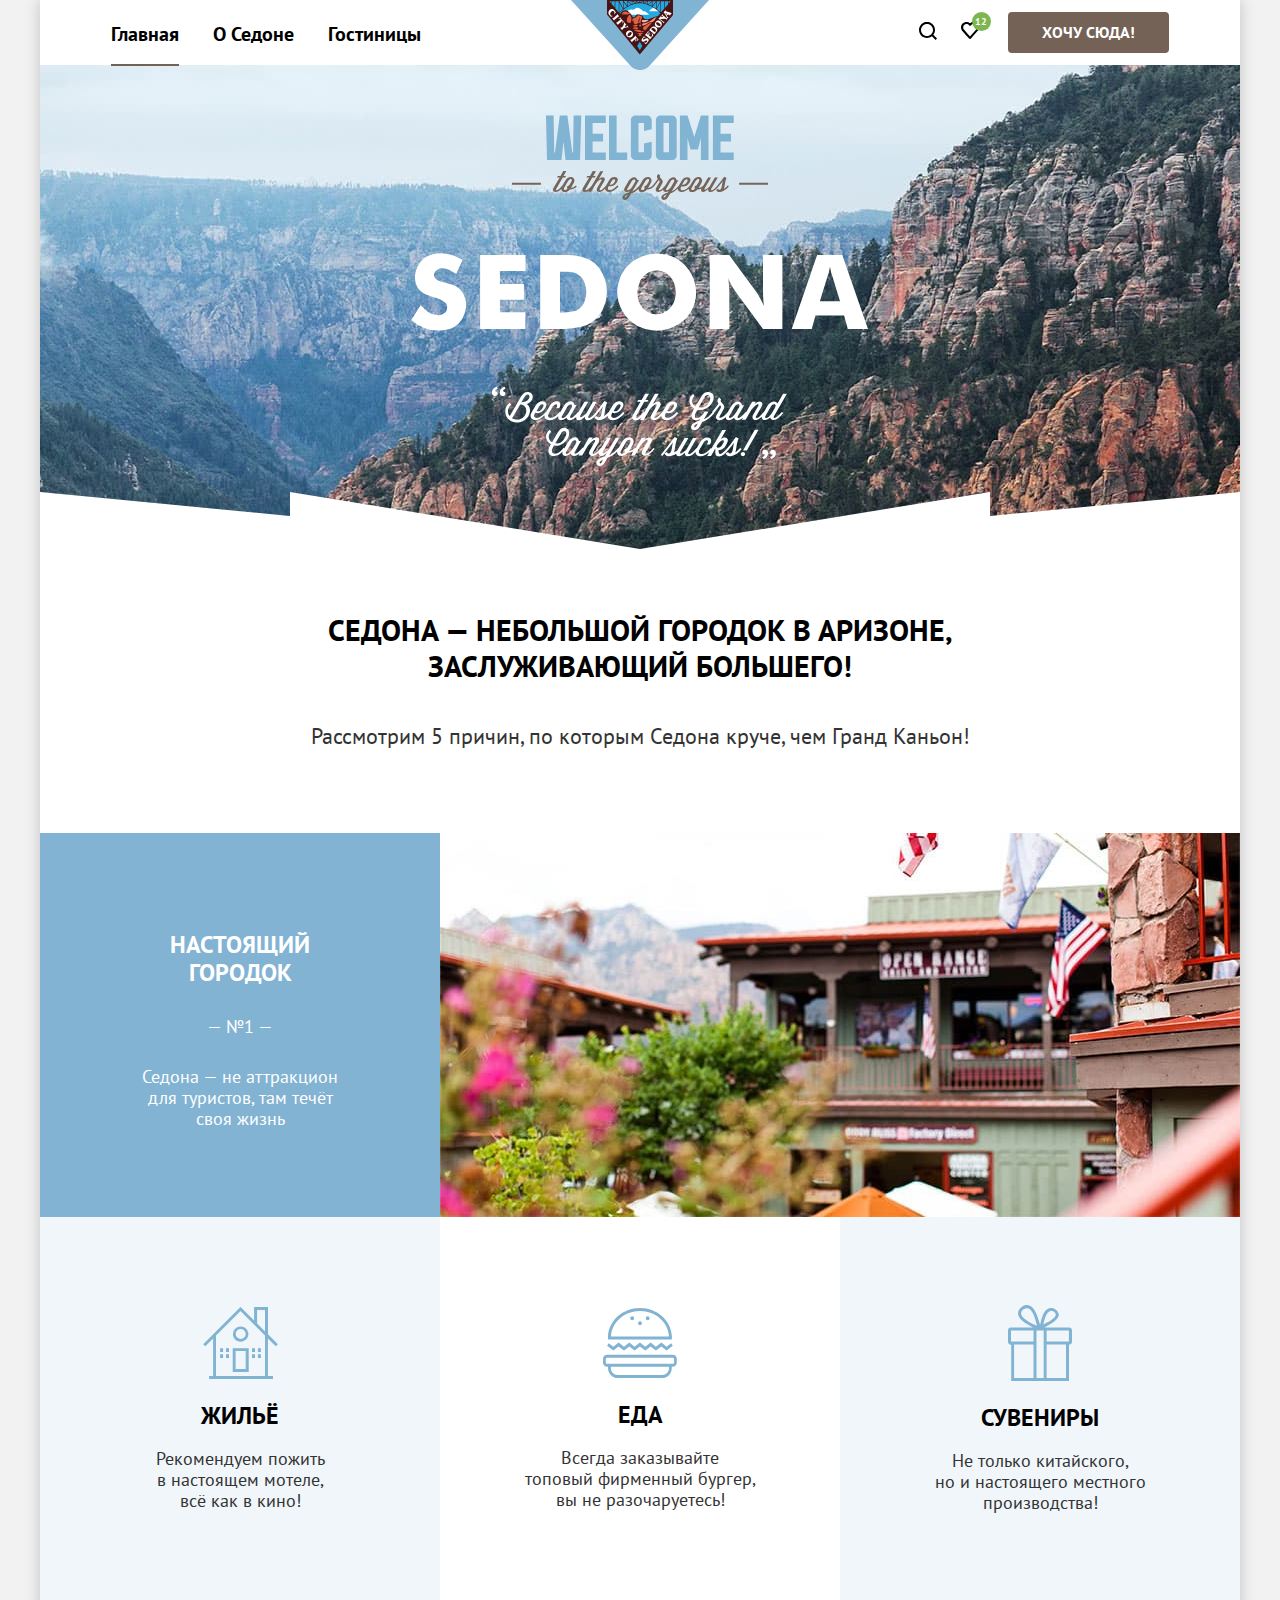
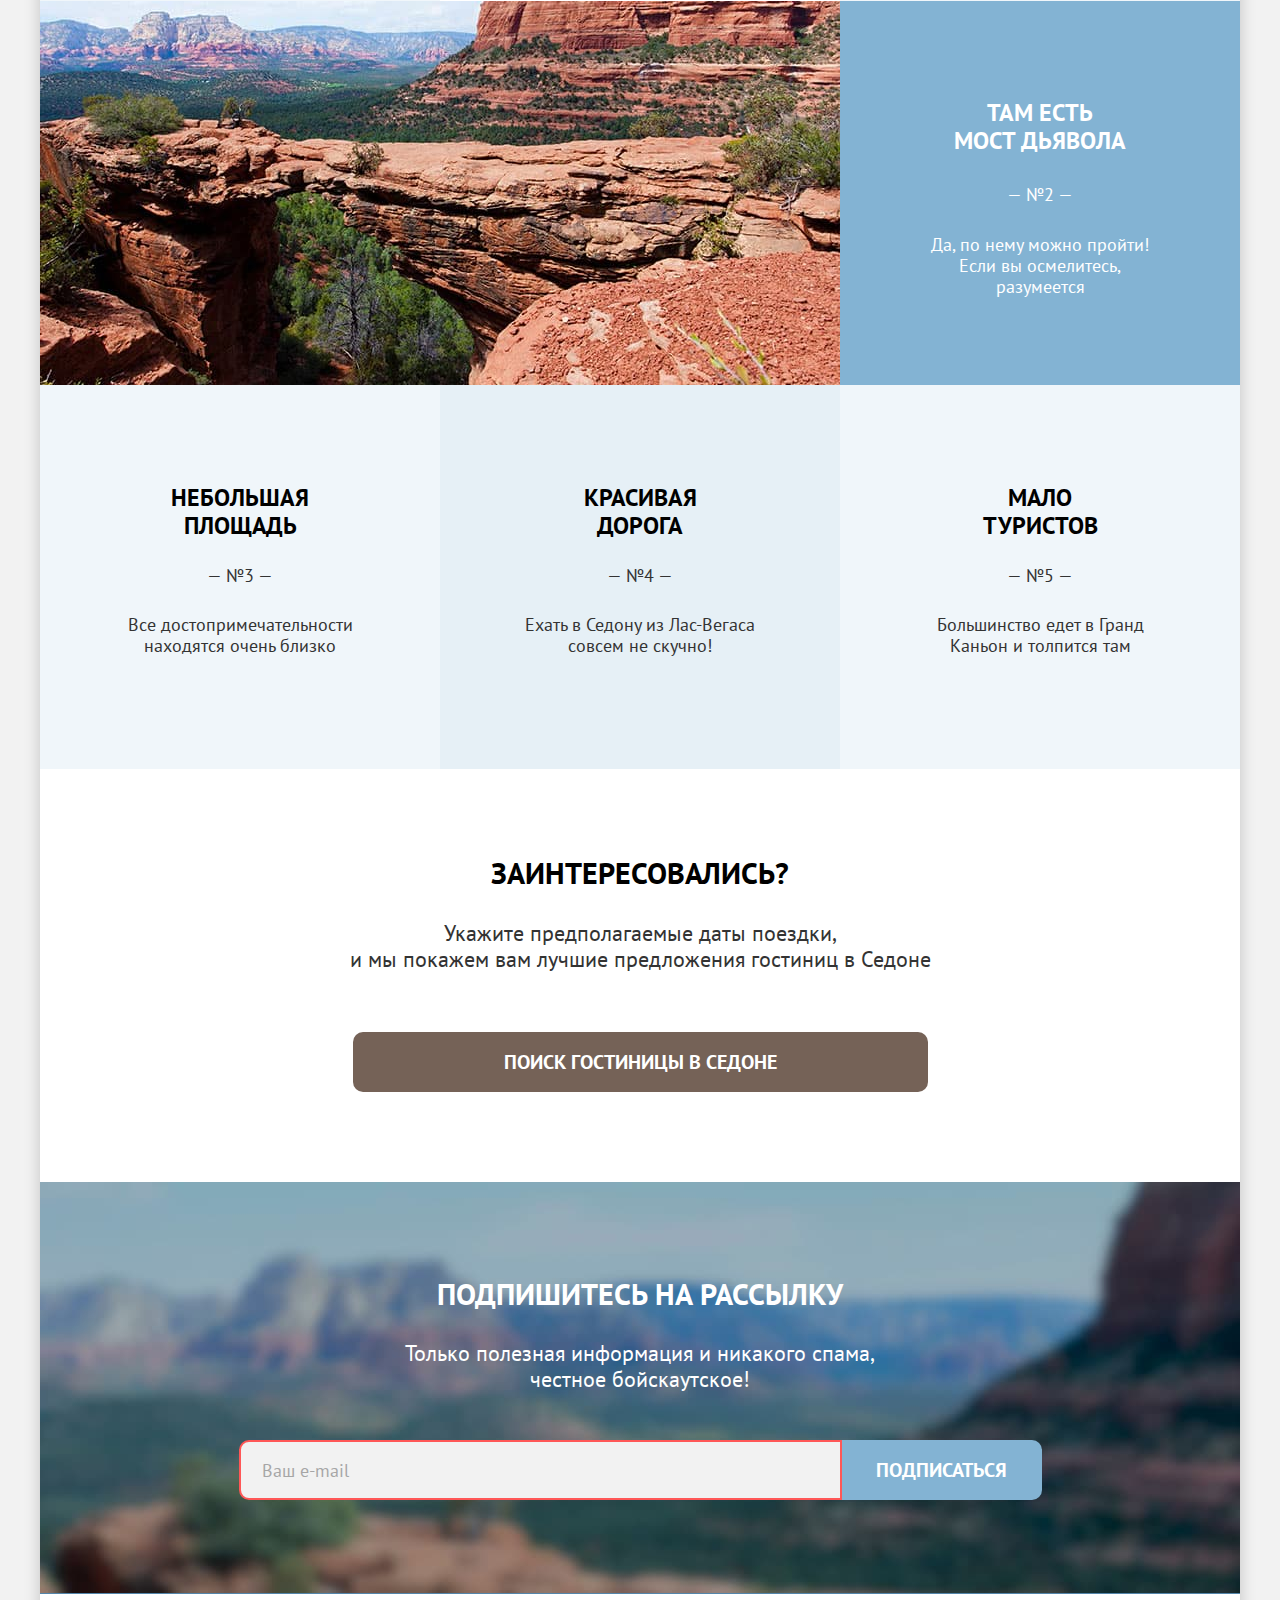
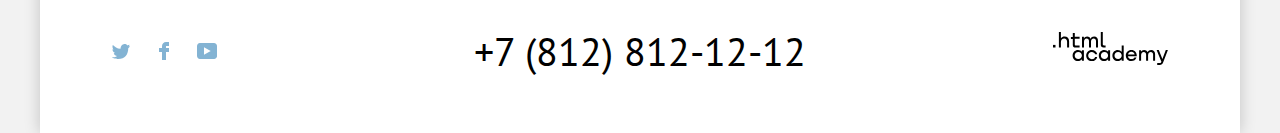
<file: index.html>
<!DOCTYPE html>
<html lang="ru">
  <head>
    <meta charset="utf-8" />
    <title>Седона</title>
    <link
      rel="icon"
      type="image/png"
      sizes="32x32"
      href="favicon.ico/favicon.png"
    />
    <link rel="stylesheet" href="styles/styles.css" />
  </head>
  <body>
    <div class="circuit">
      <header>
        <nav class="main-nav">
          <ul class="list-nav">
            <li class="nav-item">
              <a class="link-nav link-nav-current" href="index.html">Главная</a>
            </li>
            <li class="nav-item">
              <a class="link-nav" href="#">О Седоне</a>
            </li>
            <li class="nav-item">
              <a class="link-nav" href="catalog.html">Гостиницы</a>
            </li>
          </ul>
          <a class="main-header-logo" href="https://htmlacademy.ru/"
            ><img
              src="img/header/logo.svg"
              alt="Sedona."
              width="138"
              height="70"
          /></a>
          <ul class="list-nav nav-user">
            <li class="nav-item">
              <a class="link-nav magnifier" href="#"
                ><svg
                  aria-hidden="true"
                  focusable="false"
                  width="18"
                  height="18"
                  viewBox="0 0 18 18"
                  fill="none"
                  xmlns="http://www.w3.org/2000/svg"
                >
                  <path
                    d="M18 16.5L14.3 12.8C15.3 11.5 16 9.8 16 7.9C16 3.5 12.4 -0.1 8 -0.1C3.6 -0.1 0 3.6 0 8C0 12.4 3.6 16 8 16C9.8 16 11.5 15.4 12.9 14.3L16.6 18L18 16.5ZM8 14C4.7 14 2 11.3 2 8C2 4.7 4.7 2 8 2C11.3 2 14 4.7 14 8C14 11.3 11.3 14 8 14Z"
                    fill="black"
                  />
                </svg>

                <span class="visually-hidden">Поиск.</span>
              </a>
            </li>
            <li class="nav-item">
              <a class="link-nav heart" href="#"
                ><svg
                  aria-hidden="true"
                  width="18"
                  height="17"
                  viewBox="0 0 18 17"
                  fill="none"
                  xmlns="http://www.w3.org/2000/svg"
                >
                  <path
                    d="M8.9 17C8.6 17 8.3 16.9 8.1 16.6C2.7 10.5 1.4 9.1 1.1 8.7C0.4 7.8 0 6.6 0 5.4C0 2.4 2.4 0 5.5 0C6.8 0 8 0.5 9 1.3C10 0.5 11.3 0 12.5 0C15.5 0 18 2.4 18 5.4C18 6.7 17.5 7.9 16.7 8.8L9.7 16.7C9.5 16.9 9.3 17 8.9 17ZM2.9 7.5C3.2 7.9 6.4 11.5 9 14.4L15.2 7.4C15.7 6.9 15.9 6.2 15.9 5.4C15.9 3.6 14.4 2.1 12.6 2.1C11.6 2.1 10.6 2.6 9.9 3.4C9.6 3.7 9.3 3.8 9 3.8C8.7 3.8 8.4 3.6 8.2 3.4C7.5 2.6 6.5 2.1 5.5 2.1C3.7 2.1 2.2 3.6 2.2 5.4C2.1 6.3 2.5 7 2.9 7.5C2.8 7.5 2.8 7.5 2.9 7.5Z"
                    fill="black"
                  />
                </svg>
                <span class="link-nav-quantity">12</span>
                <span class="visually-hidden">Избранное.</span>
              </a>
              <div class="popover popover-cart">
                <div class="popover-content">
                  <!-- Данный заголовок относится к попопверу и не имеет отношение к основному контенту-->
                  <h2 class="visually-hidden">Избранное.</h2>
                  <div class="popover-content-vector">
                    <svg
                      aria-hidden="true"
                      width="20"
                      height="10"
                      viewBox="0 0 20 10"
                      fill="none"
                      xmlns="http://www.w3.org/2000/svg"
                    >
                      <g filter="url(#filter0_d_5:544)">
                        <path d="M10 1L20 10H0L10 1Z" fill="white" />
                      </g>
                      <defs>
                        <filter
                          id="filter0_d_5:544"
                          x="0"
                          y="0"
                          width="20"
                          height="10"
                          filterUnits="userSpaceOnUse"
                          color-interpolation-filters="sRGB"
                        >
                          <feFlood
                            flood-opacity="0"
                            result="BackgroundImageFix"
                          />
                          <feColorMatrix
                            in="SourceAlpha"
                            type="matrix"
                            values="0 0 0 0 0 0 0 0 0 0 0 0 0 0 0 0 0 0 127 0"
                            result="hardAlpha"
                          />
                          <feOffset dy="-1" />
                          <feColorMatrix
                            type="matrix"
                            values="0 0 0 0 0.894118 0 0 0 0 0.894118 0 0 0 0 0.894118 0 0 0 1 0"
                          />
                          <feBlend
                            mode="normal"
                            in2="BackgroundImageFix"
                            result="effect1_dropShadow_5:544"
                          />
                          <feBlend
                            mode="normal"
                            in="SourceGraphic"
                            in2="effect1_dropShadow_5:544"
                            result="shape"
                          />
                        </filter>
                      </defs>
                    </svg>
                  </div>
                  <ul class="cart-items-list">
                    <li class="cart-item">
                      <a class="popover-block" href="#">
                        <img
                          class="cart-item-img"
                          src="img/popover/desert-small.jpg"
                          alt="Мотель desert."
                          width="48"
                          height="48"
                        />
                        <div class="hotel">
                          <p class="cart-item-title">Desert Quail Inn</p>
                          <p class="cart-item-type">Мотель</p>
                        </div>
                      </a>
                      <button type="button" class="cart-item-button">
                        <span class="visually-hidden">Корзина.</span>
                      </button>
                    </li>
                    <li class="cart-item">
                      <a class="popover-block" href="#"
                        ><img
                          class="cart-item-img"
                          src="img/popover/villas-small.jpg"
                          alt="Апартаменты villas."
                          width="48"
                          height="48"
                        />
                        <div class="hotel">
                          <p class="cart-item-title">Villas at Poco Diablo</p>
                          <p class="cart-item-type">Апартаменты</p>
                        </div>
                      </a>
                      <button type="button" class="cart-item-button">
                        <span class="visually-hidden">Корзина.</span>
                      </button>
                    </li>
                  </ul>
                  <a class="popover-button" href="#">
                    <span>Все избранные</span>
                  </a>
                </div>
              </div>
            </li>
            <li class="nav-item">
              <a class="link-nav-button" href="#"><span>Хочу сюда!</span></a>
            </li>
          </ul>
        </nav>
      </header>
      <main class="main-container center">
        <div class="page-container">
          <section class="promo-first">
            <h1 class="visually-hidden">Sedona.</h1>
            <img
              class="logo"
              src="img/index/welcome.svg"
              alt="Добро пожаловать в Седону."
              width="458"
              height="352"
            />
          </section>
          <section class="promo-second">
            <h2 class="visually-hidden">Описание Sedona.</h2>
            <h3 class="promo-title">
              Седона — небольшой городок в Аризоне,<br />заслуживающий большего!
            </h3>
            <p class="description">
              Рассмотрим 5 причин, по которым Седона круче, чем Гранд Каньон!
            </p>
          </section>
          <h2 class="visually-hidden">Приемущества.</h2>
          <section class="features">
            <div class="index-columns">
              <div class="blue-block">
                <h3 class="blue-title">Настоящий<br />городок</h3>
                <p class="blue-point">— №1 —</p>
                <p class="blue-point">
                  Седона — не аттракцион<br />для туристов, там течёт<br />своя
                  жизнь
                </p>
              </div>
              <img
                class="img-background"
                src="img/index/photo1.jpg"
                alt="Вид города."
                width="800"
                height="384"
              />
            </div>
            <ul class="features-list">
              <li class="feature-item light-block">
                <span class="light-block-house"></span>

                <h4 class="light-title-1">Жильё</h4>
                <p class="title-description">
                  Рекомендуем пожить<br />в настоящем мотеле,<br />всё как в
                  кино!
                </p>
              </li>
              <li class="feature-item white-block">
                <span class="light-block-burger"></span>
                <h4 class="light-title-1">Еда</h4>
                <p class="title-description">
                  Всегда заказывайте<br />топовый фирменный бургер,<br />вы не
                  разочаруетесь!
                </p>
              </li>
              <li class="feature-item light-block">
                <span class="light-block-gift"></span>

                <h4 class="light-title-1">Сувениры</h4>
                <p class="title-description">
                  Не только китайского,<br />но и настоящего местного<br />производства!
                </p>
              </li>
            </ul>
            <div class="index-columns">
              <img
                class="img-background"
                src="img/index/photo2.jpg"
                alt="Мост из скал."
                width="800"
                height="384"
              />
              <div class="blue-block">
                <h3 class="blue-title">Там есть <br />Мост дьявола</h3>
                <p class="blue-point">— №2 —</p>
                <p class="blue-point">
                  Да, по нему можно пройти!<br />Если вы осмелитесь,<br />разумеется
                </p>
              </div>
            </div>
            <ul class="content-list">
              <li class="content-item light-block">
                <h3 class="light-title">небольшая<br />площадь</h3>
                <p class="number">— №3 —</p>
                <p class="light-title-description">
                  Все достопримечательности<br />находятся очень близко
                </p>
              </li>
              <li class="content-item road">
                <h3 class="light-title">красивая<br />дорога</h3>
                <p class="number">— №4 —</p>
                <p class="light-title-description">
                  Ехать в Седону из Лас-Вегаса<br />совсем не скучно!
                </p>
              </li>
              <li class="content-item light-block">
                <h3 class="light-title">мало<br />туристов</h3>
                <p class="number">— №5 —</p>
                <p class="light-title-description">
                  Большинство едет в Гранд<br />Каньон и толпится там
                </p>
              </li>
            </ul>
          </section>
          <section class="search">
            <h2 class="search-title">Заинтересовались?</h2>
            <p class="point">
              Укажите предполагаемые даты поездки,<br />и мы покажем вам лучшие
              предложения гостиниц в Седоне
            </p>

            <a class="button-search" href="#">
              <span>ПОИСК ГОСТИНИЦЫ В СЕДОНЕ</span>
            </a>
          </section>
          <section class="mailing">
            <div class="mailing-text">
              <h2 class="mailing-title">Подпишитесь на рассылку</h2>
              <p class="mailing-info">
                Только полезная информация и никакого спама,<br />честное
                бойскаутское!
              </p>
            </div>

            <form
              class="mailing-list"
              action="https://echo.htmlacademy.ru/"
              method="post"
            >
              <p class="email-address">
                <label class="visually-hidden" for="email-address"
                  >Email.</label
                >
                <input
                  class="field"
                  placeholder="Ваш e-mail"
                  type="email"
                  name="email-address"
                  id="email-address"
                  required
                />
              </p>

              <button class="button-mailing" type="submit">Подписаться</button>
            </form>
          </section>
        </div>
      </main>
      <footer class="main-footer">
        <div class="footer-container">
          <section class="footer-social">
            <h2 class="visually-hidden">Социальные сети.</h2>
            <ul class="footer-list">
              <li class="social-item">
                <a
                  class="social-button footer-social-tw"
                  href="https://twitter.com/htmlacademy_ru"
                  ><span class="visually-hidden">Твиттер.</span>
                </a>
              </li>
              <li class="social-item">
                <a
                  class="social-button footer-social-fb"
                  href="https://www.facebook.com/htmlacademy"
                  ><span class="visually-hidden">Фейсбук.</span>
                </a>
              </li>
              <li class="social-item">
                <a
                  class="social-button footer-social-youtube"
                  href="https://www.youtube.com/HTMLAcademyRUS"
                >
                  <span class="visually-hidden">Ютуб.</span>
                </a>
              </li>
            </ul>
          </section>

          <section class="footer-contacts">
            <h2 class="visually-hidden">Телефон.</h2>
            <a class="footer-phone" href="tel:+78128121212"
              >+7 (812) 812-12-12</a
            >
          </section>

          <section class="website">
            <h2 class="visually-hidden">Сайт.</h2>
            <a class="websitelogo" href="https://htmlacademy.ru/"
              ><svg
                aria-hidden="true"
                width="115"
                height="34"
                viewBox="0 0 115 34"
                fill="none"
                xmlns="http://www.w3.org/2000/svg"
              >
                <path d="M0 12.9V15.5H2.5V12.9H0Z" fill="black" />
                <path
                  d="M11.6 4.5C10 4.5 8.80002 5.2 8.00002 6.2H7.90002V0H5.90002V15.5H7.90002V10.2C7.90002 8.1 9.20002 6.6 11.2 6.6C13 6.6 14.1 8 14.1 9.8V15.5H16.1V9.4C16.2 6.4 14.3 4.5 11.6 4.5Z"
                  fill="black"
                />
                <path
                  d="M26.6 4.79998H21.8V1.09998H19.8V4.89998H17.9V6.89998H19.8V12.9C19.8 14.6 20.8 15.6 22.5 15.6H26.6V13.6H22.9C22.2 13.6 21.8 13.2 21.8 12.5V6.79998H26.6V4.79998Z"
                  fill="black"
                />
                <path
                  d="M41.1 4.59998C39.5 4.59998 38.2 5.39998 37.6 6.69998H37.5C36.9 5.49998 35.7 4.59998 34.1 4.59998C32.7 4.59998 31.6 5.39998 31 6.39998H30.9V4.79998H29V15.4H31V9.99998C31 7.99998 32 6.49998 33.6 6.49998C35.1 6.49998 36 7.49998 36 9.09998V15.4H38V9.79998C38 7.39998 39.4 6.49998 40.6 6.49998C42.1 6.49998 43 7.49998 43 9.09998V15.4H45V8.89998C45.1 6.39998 43.6 4.59998 41.1 4.59998Z"
                  fill="black"
                />
                <path
                  d="M47.8 12.7C47.8 14.4 48.8 15.4 50.6 15.4H52.6V13.4H50.9001C50.2001 13.4 49.8 13 49.8 12.3V0H47.8V12.7Z"
                  fill="black"
                />
                <path
                  d="M28.9 19.7C28 18.6 26.7 17.9 25 17.9C21.9 17.9 19.6 20.2 19.6 23.5C19.6 26.8 21.9 29.1 25 29.1C26.8 29.1 28 28.3 28.8 27.2H28.9V28.8H30.9V18.2H28.9V19.7ZM25.3 27.1C23.1 27.1 21.7 25.5 21.7 23.5C21.7 21.5 23.1 19.9 25.3 19.9C27.5 19.9 28.9 21.5 28.9 23.5C28.9 25.4 27.5 27.1 25.3 27.1Z"
                  fill="black"
                />
                <path
                  d="M44.2 22C43.7 19.6 41.5999 17.9 38.7999 17.9C35.3999 17.9 33.2 20.4 33.2 23.5C33.2 26.6 35.3999 29.1 38.7999 29.1C41.5999 29.1 43.7 27.3 44.2 24.9H42.0999C41.6999 26.2 40.3999 27.2 38.7999 27.2C36.5999 27.2 35.2 25.6 35.2 23.6C35.2 21.6 36.5999 20 38.7999 20C40.3999 20 41.5999 21 42.0999 22.2H44.2V22Z"
                  fill="black"
                />
                <path
                  d="M55.1 19.7C54.2 18.6 52.9001 17.9 51.2001 17.9C48.1001 17.9 45.8 20.2 45.8 23.5C45.8 26.8 48.1001 29.1 51.2001 29.1C53.0001 29.1 54.2 28.3 55 27.2H55.1V28.8H57.1V18.2H55.1V19.7ZM51.5 27.1C49.3 27.1 47.9001 25.5 47.9001 23.5C47.9001 21.5 49.3 19.9 51.5 19.9C53.7 19.9 55.1 21.5 55.1 23.5C55.1 25.4 53.6 27.1 51.5 27.1Z"
                  fill="black"
                />
                <path
                  d="M68.7 19.8C67.8 18.7 66.5 17.9 64.8 17.9C61.7 17.9 59.4 20.2 59.4 23.5C59.4 26.8 61.6 29.1 64.8 29.1C66.5 29.1 67.8 28.3 68.6 27.3H68.7V28.8H70.7V13.4H68.7V19.8ZM65.1 27.1C62.9 27.1 61.5 25.5 61.5 23.5C61.5 21.5 62.9 19.9 65.1 19.9C67.3 19.9 68.7 21.5 68.7 23.5C68.6 25.5 67.2 27.1 65.1 27.1Z"
                  fill="black"
                />
                <path
                  d="M78.3 17.9C75 17.9 72.8 20.4 72.8 23.5C72.8 26.5 74.9 29.1 78.3 29.1C80.8 29.1 82.8 27.8 83.5 25.5H81.4C80.9 26.5 79.8 27.1 78.4 27.1C76.5 27.1 75.1 25.8 75 24.2H83.8C84 20.6 81.8 17.9 78.3 17.9ZM78.3 19.8C80 19.8 81.3 20.8 81.6 22.4H75.1C75.4 20.9 76.6 19.8 78.3 19.8Z"
                  fill="black"
                />
                <path
                  d="M98.2 17.9C96.6 17.9 95.3 18.7 94.6 19.9H94.5C93.9 18.7 92.7 17.9 91.1 17.9C89.7 17.9 88.6 18.6 88 19.7V18.2H86.1V28.8H88.1V23.4C88.1 21.4 89.1 20 90.7 19.9C92.2 19.9 93.1 20.9 93.1 22.5V28.8H95.1V23.2C95.1 20.8 96.5 19.9 97.7 19.9C99.2 19.9 100.1 20.9 100.1 22.5V28.8H102.1V22.3C102.2 19.7 100.7 17.9 98.2 17.9Z"
                  fill="black"
                />
                <path
                  d="M109.4 27L105.8 18.1H103.6L108.4 29.7C108.1 30.6 107.7 30.9 106.7 30.9H104.2V32.9H106.7C108.5 32.9 109.5 32.1 110.2 30.3L114.9 18.1H112.8L109.4 27Z"
                  fill="black"
                />
              </svg>
              <span class="visually-hidden">Сайт.</span>
            </a>
          </section>
        </div>
      </footer>
    </div>

    <div class="modal-container modal-container-close">
      <div class="modal modal-search">
        <div class="popover-vector">
          <svg
            aria-hidden="true"
            width="19"
            height="9"
            viewBox="0 0 19 9"
            fill="none"
            xmlns="http://www.w3.org/2000/svg"
          >
            <path d="M9.5 0L19 9H0L9.5 0Z" fill="#333333" />
          </svg>
        </div>
        <button class="modal-close" type="button">
          <span class="visually-hidden">Закрыть.</span>
        </button>
        <section class="modal-content">
          <h2 class="modal-title">Поиск гостиницы в Седоне</h2>

          <form
            class="search-form"
            action="https://echo.htmlacademy.ru"
            method="post"
          >
            <p class="search-item">
              <label class="date-text" for="appointment-date_z"
                >Дата заезда:</label
              >
              <input
                class="date-picker"
                id="appointment-date_z"
                type="text"
                name="date-z"
                value="27 апреля 2020"
                required
              />
              <button class="calendar-arrival" type="button">
                <svg
                  width="15"
                  height="15"
                  viewBox="0 0 15 15"
                  fill="none"
                  xmlns="http://www.w3.org/2000/svg"
                >
                  <path
                    d="M5.5 10C5.8 10 6 9.8 6 9.5C6 9.2 5.8 9 5.5 9C5.2 9 5 9.2 5 9.5C5 9.8 5.2 10 5.5 10Z"
                    fill="black"
                  />
                  <path
                    d="M14 2H12V0H11V2H4V0H3V2H1C0.4 2 0 2.4 0 3V6V7V14C0 14.5 0.4 15 1 15H14C14.5 15 15 14.5 15 14V7V6V3C15 2.4 14.5 2 14 2ZM14 14H1V7H14V14ZM1 6V3H3V5H4V3H11V5H12V3H14V6H1Z"
                    fill="black"
                  />
                  <path
                    d="M7.5 10C7.8 10 8 9.8 8 9.5C8 9.2 7.8 9 7.5 9C7.2 9 7 9.2 7 9.5C7 9.8 7.2 10 7.5 10Z"
                    fill="black"
                  />
                  <path
                    d="M9.5 10C9.8 10 10 9.8 10 9.5C10 9.2 9.8 9 9.5 9C9.2 9 9 9.2 9 9.5C9 9.8 9.2 10 9.5 10Z"
                    fill="black"
                  />
                  <path
                    d="M5.5 11C5.2 11 5 11.2 5 11.5C5 11.8 5.2 12 5.5 12C5.8 12 6 11.8 6 11.5C6 11.2 5.8 11 5.5 11Z"
                    fill="black"
                  />
                  <path
                    d="M3.5 10C3.8 10 4 9.8 4 9.5C4 9.2 3.8 9 3.5 9C3.2 9 3 9.2 3 9.5C3 9.8 3.2 10 3.5 10Z"
                    fill="black"
                  />
                  <path
                    d="M3.5 11C3.2 11 3 11.2 3 11.5C3 11.8 3.2 12 3.5 12C3.8 12 4 11.8 4 11.5C4 11.2 3.8 11 3.5 11Z"
                    fill="black"
                  />
                  <path
                    d="M7.5 11C7.2 11 7 11.2 7 11.5C7 11.8 7.2 12 7.5 12C7.8 12 8 11.8 8 11.5C8 11.2 7.8 11 7.5 11Z"
                    fill="black"
                  />
                  <path
                    d="M9.5 11C9.2 11 9 11.2 9 11.5C9 11.8 9.2 12 9.5 12C9.8 12 10 11.8 10 11.5C10 11.2 9.8 11 9.5 11Z"
                    fill="black"
                  />
                  <path
                    d="M11.5 10C11.8 10 12 9.8 12 9.5C12 9.2 11.8 9 11.5 9C11.2 9 11 9.2 11 9.5C11 9.8 11.2 10 11.5 10Z"
                    fill="black"
                  />
                  <path
                    d="M11.5 11C11.2 11 11 11.2 11 11.5C11 11.8 11.2 12 11.5 12C11.8 12 12 11.8 12 11.5C12 11.2 11.8 11 11.5 11Z"
                    fill="black"
                  />
                </svg>
              </button>
            </p>

            <p class="correction-check-in">
              Мы не можем отправить вас в прошлое.
            </p>

            <p class="search-item">
              <label class="date-text" for="appointment-date_v"
                >Дата выезда:</label
              >
              <input
                class="date-picker"
                id="appointment-date_v"
                type="text"
                name="date-v"
                value="1 сентября 2021"
                required
              />
            </p>
            <button class="calendar-departure" type="button">
              <svg
                width="15"
                height="15"
                viewBox="0 0 15 15"
                fill="none"
                xmlns="http://www.w3.org/2000/svg"
              >
                <path
                  d="M5.5 10C5.8 10 6 9.8 6 9.5C6 9.2 5.8 9 5.5 9C5.2 9 5 9.2 5 9.5C5 9.8 5.2 10 5.5 10Z"
                  fill="black"
                />
                <path
                  d="M14 2H12V0H11V2H4V0H3V2H1C0.4 2 0 2.4 0 3V6V7V14C0 14.5 0.4 15 1 15H14C14.5 15 15 14.5 15 14V7V6V3C15 2.4 14.5 2 14 2ZM14 14H1V7H14V14ZM1 6V3H3V5H4V3H11V5H12V3H14V6H1Z"
                  fill="black"
                />
                <path
                  d="M7.5 10C7.8 10 8 9.8 8 9.5C8 9.2 7.8 9 7.5 9C7.2 9 7 9.2 7 9.5C7 9.8 7.2 10 7.5 10Z"
                  fill="black"
                />
                <path
                  d="M9.5 10C9.8 10 10 9.8 10 9.5C10 9.2 9.8 9 9.5 9C9.2 9 9 9.2 9 9.5C9 9.8 9.2 10 9.5 10Z"
                  fill="black"
                />
                <path
                  d="M5.5 11C5.2 11 5 11.2 5 11.5C5 11.8 5.2 12 5.5 12C5.8 12 6 11.8 6 11.5C6 11.2 5.8 11 5.5 11Z"
                  fill="black"
                />
                <path
                  d="M3.5 10C3.8 10 4 9.8 4 9.5C4 9.2 3.8 9 3.5 9C3.2 9 3 9.2 3 9.5C3 9.8 3.2 10 3.5 10Z"
                  fill="black"
                />
                <path
                  d="M3.5 11C3.2 11 3 11.2 3 11.5C3 11.8 3.2 12 3.5 12C3.8 12 4 11.8 4 11.5C4 11.2 3.8 11 3.5 11Z"
                  fill="black"
                />
                <path
                  d="M7.5 11C7.2 11 7 11.2 7 11.5C7 11.8 7.2 12 7.5 12C7.8 12 8 11.8 8 11.5C8 11.2 7.8 11 7.5 11Z"
                  fill="black"
                />
                <path
                  d="M9.5 11C9.2 11 9 11.2 9 11.5C9 11.8 9.2 12 9.5 12C9.8 12 10 11.8 10 11.5C10 11.2 9.8 11 9.5 11Z"
                  fill="black"
                />
                <path
                  d="M11.5 10C11.8 10 12 9.8 12 9.5C12 9.2 11.8 9 11.5 9C11.2 9 11 9.2 11 9.5C11 9.8 11.2 10 11.5 10Z"
                  fill="black"
                />
                <path
                  d="M11.5 11C11.2 11 11 11.2 11 11.5C11 11.8 11.2 12 11.5 12C11.8 12 12 11.8 12 11.5C12 11.2 11.8 11 11.5 11Z"
                  fill="black"
                />
              </svg>
            </button>
            <p class="correction">
              На эти даты есть свободные номера. Пока есть.
            </p>

            <div class="controls-wrap">
              <label class="date-text" for="input-adults">Взрослые:</label>
              <div class="quantity">
                <button class="minus" type="button">
                  <svg
                    width="13"
                    height="1"
                    viewBox="0 0 13 1"
                    fill="none"
                    xmlns="http://www.w3.org/2000/svg"
                  >
                    <path opacity="0.3" d="M0 0L0 1L13 1V0L0 0Z" fill="black" />
                  </svg>
                </button>
                <input
                  class="input-adults"
                  type="number"
                  value="2"
                  min="0"
                  max="100"
                  step="1"
                  id="input-adults"
                />
                <button class="plus" type="button">
                  <svg
                    width="13"
                    height="13"
                    viewBox="0 0 13 13"
                    fill="none"
                    xmlns="http://www.w3.org/2000/svg"
                  >
                    <g opacity="0.3">
                      <path d="M13 6H7V0H6V6H0V7H6V13H7V7H13V6Z" fill="black" />
                    </g>
                  </svg>
                </button>
              </div>

              <label class="date-text-children" for="input-children"
                >Дети:</label
              >
              <button class="info" type="button">
                <span class="inform">i</span
                ><span class="visually-hidden"
                  >Посмотреть дополнительную информацию.</span
                >
              </button>

              <div class="popover-info">
                <div class="popover-content">
                  <h2 class="visually-hidden">Информация.</h2>
                  <p>
                    Укажите количество детей,<br />
                    которые будут с вами, возраст<br />
                    которых от 6 до 18 лет. Дети<br />
                    до 6 лет размещаются<br />
                    бесплатно.
                  </p>
                </div>
              </div>
              <div class="quantity">
                <button class="minus" type="button">
                  <svg
                    width="13"
                    height="1"
                    viewBox="0 0 13 1"
                    fill="none"
                    xmlns="http://www.w3.org/2000/svg"
                  >
                    <path opacity="0.3" d="M0 0L0 1L13 1V0L0 0Z" fill="black" />
                  </svg>
                </button>

                <input
                  class="input-children"
                  type="number"
                  value="1"
                  min="0"
                  max="100"
                  step="1"
                  id="input-children"
                />

                <button class="plus" type="button">
                  <svg
                    width="13"
                    height="13"
                    viewBox="0 0 13 13"
                    fill="none"
                    xmlns="http://www.w3.org/2000/svg"
                  >
                    <g opacity="0.3">
                      <path d="M13 6H7V0H6V6H0V7H6V13H7V7H13V6Z" fill="black" />
                    </g>
                  </svg>
                </button>
              </div>
            </div>

            <button class="button-blue" type="submit">
              <span>Найти</span>
            </button>
          </form>
        </section>
      </div>
    </div>
  </body>
</html>
</file>
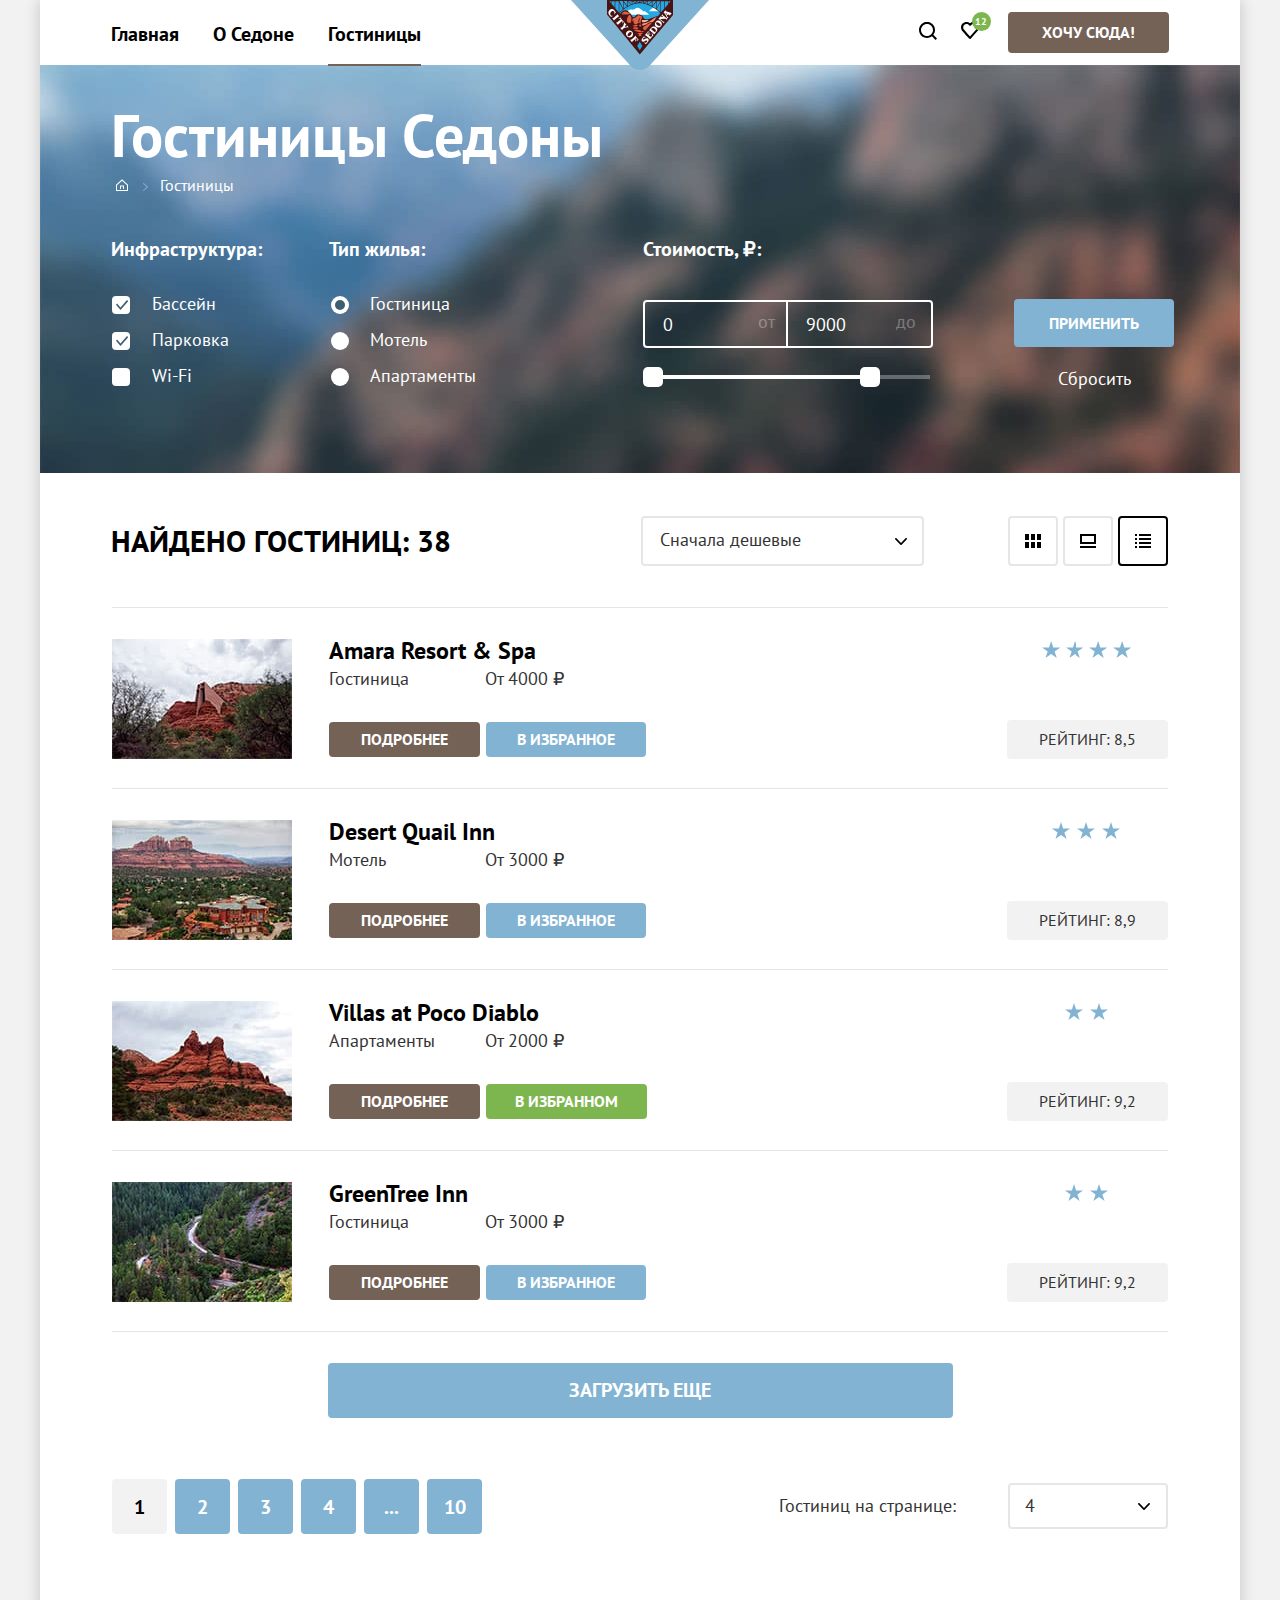
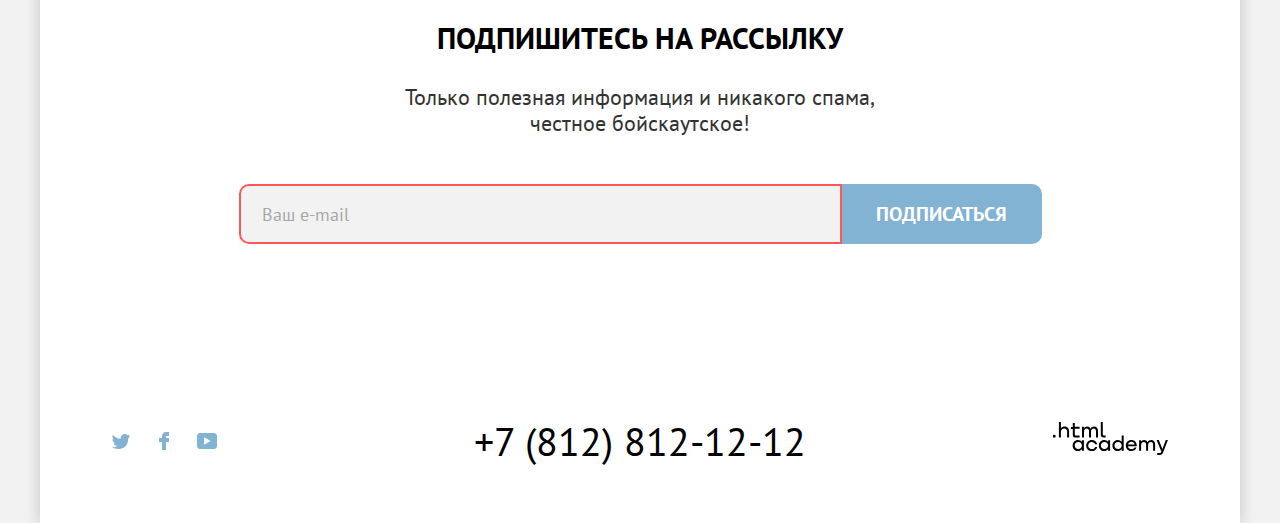
<file: catalog.html>
<!DOCTYPE html>
<html class="page" lang="ru">
  <head>
    <meta charset="utf-8" />
    <title>Седона</title>
    <link
      rel="icon"
      type="image/png"
      sizes="32x32"
      href="favicon.ico/favicon.png"
    />
    <link rel="stylesheet" href="styles/styles.css" />
  </head>
  <body>
    <div class="circuit">
      <header class="main-header">
        <nav class="main-nav">
          <ul class="list-nav">
            <li class="nav-item">
              <a class="link-nav" href="index.html">Главная</a>
            </li>
            <li class="nav-item">
              <a class="link-nav" href="#">О Седоне</a>
            </li>
            <li class="nav-item">
              <a class="link-nav link-nav-current" href="catalog.html"
                >Гостиницы</a
              >
            </li>
          </ul>
          <a class="main-header-logo" href="https://htmlacademy.ru/"
            ><img
              src="img/header/logo.svg"
              alt="Sedona."
              width="138"
              height="70"
          /></a>
          <ul class="list-nav nav-user">
            <li class="nav-item">
              <a class="link-nav magnifier" href="#"
                ><svg
                  aria-hidden="true"
                  focusable="false"
                  width="18"
                  height="18"
                  viewBox="0 0 18 18"
                  fill="none"
                  xmlns="http://www.w3.org/2000/svg"
                >
                  <path
                    d="M18 16.5L14.3 12.8C15.3 11.5 16 9.8 16 7.9C16 3.5 12.4 -0.1 8 -0.1C3.6 -0.1 0 3.6 0 8C0 12.4 3.6 16 8 16C9.8 16 11.5 15.4 12.9 14.3L16.6 18L18 16.5ZM8 14C4.7 14 2 11.3 2 8C2 4.7 4.7 2 8 2C11.3 2 14 4.7 14 8C14 11.3 11.3 14 8 14Z"
                    fill="black"
                  />
                </svg>

                <span class="visually-hidden"> Поиск.</span>
              </a>
            </li>
            <li class="nav-item">
              <a class="link-nav heart" href="#"
                ><svg
                  aria-hidden="true"
                  width="18"
                  height="17"
                  viewBox="0 0 18 17"
                  fill="none"
                  xmlns="http://www.w3.org/2000/svg"
                >
                  <path
                    d="M8.9 17C8.6 17 8.3 16.9 8.1 16.6C2.7 10.5 1.4 9.1 1.1 8.7C0.4 7.8 0 6.6 0 5.4C0 2.4 2.4 0 5.5 0C6.8 0 8 0.5 9 1.3C10 0.5 11.3 0 12.5 0C15.5 0 18 2.4 18 5.4C18 6.7 17.5 7.9 16.7 8.8L9.7 16.7C9.5 16.9 9.3 17 8.9 17ZM2.9 7.5C3.2 7.9 6.4 11.5 9 14.4L15.2 7.4C15.7 6.9 15.9 6.2 15.9 5.4C15.9 3.6 14.4 2.1 12.6 2.1C11.6 2.1 10.6 2.6 9.9 3.4C9.6 3.7 9.3 3.8 9 3.8C8.7 3.8 8.4 3.6 8.2 3.4C7.5 2.6 6.5 2.1 5.5 2.1C3.7 2.1 2.2 3.6 2.2 5.4C2.1 6.3 2.5 7 2.9 7.5C2.8 7.5 2.8 7.5 2.9 7.5Z"
                    fill="black"
                  />
                </svg>
                <span class="link-nav-quantity">12</span>
                <span class="visually-hidden"> Избранное.</span>
              </a>
            </li>
            <li class="nav-item">
              <a class="link-nav-button" href="#"><span>Хочу сюда!</span></a>
            </li>
          </ul>
        </nav>
      </header>
      <main class="main-container center">
        <div class="page-container">
          <section class="parameters">
            <h1 class="parameters-title">Гостиницы Седоны</h1>
            <ul class="parameters-list-nav">
              <li>
                <a class="from-main" href="index.html">
                  <svg
                    aria-hidden="true"
                    width="12"
                    height="12"
                    viewBox="0 0 12 12"
                    fill="none"
                    xmlns="http://www.w3.org/2000/svg"
                  >
                    <path
                      d="M6 0.300049L0 5.80005V12H12V5.80005L6 0.300049ZM11 11H1V6.20005L6 1.70005L11 6.20005V11Z"
                      fill="white"
                    />
                    <path d="M4 10H5V7.5H7V10H8V6.5H4V10Z" fill="white" />
                  </svg>
                  <span class="visually-hidden">Главная.</span>
                </a>
              </li>
              <li>
                <svg
                  aria-hidden="true"
                  width="5"
                  height="8"
                  viewBox="0 0 5 8"
                  fill="none"
                  xmlns="http://www.w3.org/2000/svg"
                >
                  <g opacity="0.3" clip-path="url(#clip0_5:562)">
                    <path
                      d="M4.8 3.60005L0.999999 0.200049C0.799999 4.88311e-05 0.399999 4.88311e-05 0.0999989 0.200049C-0.200001 0.400049 -0.100001 0.800049 0.0999989 1.00005L3.4 4.00005L0.199999 7.00005C-1.11759e-06 7.20005 -1.11759e-06 7.60005 0.199999 7.80005C0.199999 7.90005 0.499999 8.00005 0.599999 8.00005C0.699999 8.00005 0.899999 7.90005 0.999999 7.80005L4.8 4.40005C5.1 4.20005 5.1 3.80005 4.8 3.60005Z"
                      fill="white"
                    />
                  </g>
                  <defs>
                    <clipPath id="clip0_5:562">
                      <rect width="5" height="8" fill="white" />
                    </clipPath>
                  </defs>
                </svg>

                <span class="visually-hidden">Главная.</span>
              </li>

              <li>
                <a class="parameters-item-nav" href="catalog.html">Гостиницы</a
                ><span class="visually-hidden">Гостиницы.</span>
              </li>
            </ul>
            <form
              class="parameters-form"
              method="get"
              action="https://echo.htmlacademy.ru/"
            >
              <fieldset class="parameters-form-infrastructure">
                <legend>Инфраструктура:</legend>
                <ul class="parameters-list">
                  <li class="parameters-item">
                    <div class="checkbox">
                      <input
                        class="visually-hidden"
                        type="checkbox"
                        name="pool"
                        id="filter-pool"
                        checked
                      />
                      <label class="control" for="filter-pool"> Бассейн</label>
                    </div>
                  </li>
                  <li class="parameters-item">
                    <div class="checkbox">
                      <input
                        class="visually-hidden"
                        type="checkbox"
                        name="parking"
                        id="filter-parking"
                        checked
                      />
                      <label class="control" for="filter-parking">
                        Парковка</label
                      >
                    </div>
                  </li>
                  <li class="parameters-item">
                    <div class="checkbox">
                      <input
                        class="visually-hidden"
                        type="checkbox"
                        name="Wi-Fi"
                        id="filter-Wi-Fi"
                      />
                      <label class="control" for="filter-Wi-Fi"> Wi-Fi</label>
                    </div>
                  </li>
                </ul>
              </fieldset>

              <fieldset class="parameters-form-type">
                <legend>Тип жилья:</legend>
                <ul class="parameters-list">
                  <li class="parameters-item">
                    <div class="radio">
                      <input
                        class="visually-hidden"
                        type="radio"
                        name="housing-type"
                        id="filter-hotel"
                        checked
                      />
                      <label class="control" for="filter-hotel">
                        Гостиница</label
                      >
                    </div>
                  </li>
                  <li class="parameters-item">
                    <div class="radio">
                      <input
                        class="visually-hidden"
                        type="radio"
                        name="housing-type"
                        id="filter-motel"
                      />
                      <label class="control" for="filter-motel"> Мотель</label>
                    </div>
                  </li>
                  <li class="parameters-item">
                    <div class="radio">
                      <input
                        class="visually-hidden"
                        type="radio"
                        name="housing-type"
                        id="filter-apartments"
                      />
                      <label class="control" for="filter-apartments">
                        Апартаменты</label
                      >
                    </div>
                  </li>
                </ul>
              </fieldset>
              <fieldset class="parameters-form-cost">
                <legend>Стоимость, ₽:</legend>
                <div class="range">
                  <div class="price-control">
                    <label class="price-controls-label left" for="price-from">
                      <input
                        class="price-controls left"
                        type="number"
                        name="price"
                        value="0"
                        id="price-from"
                    /></label>
                    <label class="price-controls-label right" for="price-to">
                      <input
                        class="price-controls right"
                        type="number"
                        name="price"
                        value="9000"
                        id="price-to"
                    /></label>
                  </div>

                  <div class="range-scale">
                    <div class="range-bar" style="left: 0; width: 227px">
                      <button class="range-toggle toggle-min" type="button">
                        <span class="visually-hidden"
                          >Изменить минимальную цену.</span
                        >
                      </button>
                      <button class="range-toggle toggle-max" type="button">
                        <span class="visually-hidden"
                          >Изменить максимальную цену.</span
                        >
                      </button>
                    </div>
                  </div>
                </div>
              </fieldset>

              <div class="parameters-button">
                <button class="button-apply" type="submit">Применить</button>
                <button class="button-reset" type="reset">Сбросить</button>
              </div>
            </form>
          </section>
          <section class="sorting">
            <h2 class="visually-hidden">Выбор гостиниц.</h2>
            <h3 class="sorting-heading">Найдено гостиниц: 38</h3>
            <div class="sorting-container">
              <form class="sortings-type" action="https://echo.htmlacademy.ru/">
                <div class="select">
                  <label class="visually-hidden" for="sorting"
                    >Сортировка.</label
                  >
                  <select class="select-control" id="sorting" name="sorting">
                    <option selected="selected" value="cheap">
                      Сначала дешевые
                    </option>
                    <option value="expensive">Сначала дорогие</option>
                  </select>
                </div>
                <button class="visually-hidden" type="submit">
                  Отсортировать.
                </button>
              </form>
              <a href="#" class="button"
                ><svg
                  width="16"
                  height="14"
                  aria-hidden="true"
                  focusable="false"
                  viewBox="0 0 16 14"
                  fill="none"
                  xmlns="http://www.w3.org/2000/svg"
                >
                  <path d="M4 0H0V6H4V0Z" fill="black" />
                  <path d="M16 0H12V6H16V0Z" fill="black" />
                  <path d="M10 0H6V6H10V0Z" fill="black" />
                  <path d="M4 8H0V14H4V8Z" fill="black" />
                  <path d="M16 8H12V14H16V8Z" fill="black" />
                  <path d="M10 8H6V14H10V8Z" fill="black" />
                </svg>

                <span class="visually-hidden">Показать карточки.</span>
              </a>
              <a href="#" class="button"
                ><svg
                  width="16"
                  height="14"
                  aria-hidden="true"
                  focusable="false"
                  viewBox="0 0 16 14"
                  fill="none"
                  xmlns="http://www.w3.org/2000/svg"
                >
                  <path d="M16 12H0V14H16V12Z" fill="black" />
                  <path d="M14 2V8H2V2H14ZM16 0H0V10H16V0Z" fill="black" />
                </svg>

                <span class="visually-hidden">Показать во весь экран.</span>
              </a>
              <a href="#" class="button button-current"
                ><svg
                  width="16"
                  height="14"
                  aria-hidden="true"
                  focusable="false"
                  viewBox="0 0 16 14"
                  fill="none"
                  xmlns="http://www.w3.org/2000/svg"
                >
                  <path d="M2 0H0V2H2V0Z" fill="black" />
                  <path d="M16 0H4V2H16V0Z" fill="black" />
                  <path d="M2 4H0V6H2V4Z" fill="black" />
                  <path d="M16 4H4V6H16V4Z" fill="black" />
                  <path d="M2 8H0V10H2V8Z" fill="black" />
                  <path d="M16 8H4V10H16V8Z" fill="black" />
                  <path d="M2 12H0V14H2V12Z" fill="black" />
                  <path d="M16 12H4V14H16V12Z" fill="black" />
                </svg>

                <span class="visually-hidden">Показать список.</span>
              </a>
            </div>
          </section>
          <section class="container">
            <h2 class="visually-hidden">Список жилья.</h2>
            <ul class="container-list">
              <li class="container-item">
                <img
                  class="container-img"
                  src="img/catalog/amara.jpg"
                  alt="Amara Resort & Spa."
                  width="180"
                  height="120"
                />
                <div class="block">
                  <p class="title-hotel">Amara Resort & Spa</p>
                  <p class="cost">
                    <span>Гостиница</span><span>От 4000 ₽</span>
                  </p>
                  <p>
                    <a class="button-detailed" href="#">
                      <span>Подробнее</span>
                    </a>
                    <a class="button-favourites" href="#">
                      <span>В избранное</span>
                    </a>
                  </p>
                </div>
                <div class="rating">
                  <div class="rating-img rating-img-4">
                    <span class="visually-hidden">Четырехзвездочный.</span>
                  </div>

                  <button class="ratings" type="button">Рейтинг: 8,5</button>
                </div>
              </li>
              <li class="container-item">
                <img
                  class="container-img"
                  src="img/catalog/desert.jpg"
                  alt="Desert Quail Inn."
                  width="180"
                  height="120"
                />
                <div class="block">
                  <p class="title-hotel">Desert Quail Inn</p>
                  <p class="cost"><span>Мотель</span><span>От 3000 ₽</span></p>
                  <p>
                    <a class="button-detailed" href="#">
                      <span>Подробнее</span>
                    </a>
                    <a class="button-favourites" href="#">
                      <span>В избранное</span>
                    </a>
                  </p>
                </div>
                <div class="rating">
                  <div class="rating-img rating-img-3">
                    <span class="visually-hidden">Трехзвездочный.</span>
                  </div>
                  <button class="ratings" type="button">Рейтинг: 8,9</button>
                </div>
              </li>
              <li class="container-item">
                <img
                  class="container-img"
                  src="img/catalog/villas.jpg"
                  alt="Villas at Poco Diablo."
                  width="180"
                  height="120"
                />
                <div class="block">
                  <p class="title-hotel">Villas at Poco Diablo</p>
                  <p class="cost">
                    <span>Апартаменты</span><span>От 2000 ₽</span>
                  </p>
                  <p>
                    <a class="button-detailed" href="#">
                      <span>Подробнее</span>
                    </a>
                    <a class="button-favourites-selected" href="#">
                      <span>В избранном</span>
                    </a>
                  </p>
                </div>
                <div class="rating">
                  <div class="rating-img rating-img-2">
                    <span class="visually-hidden">Двухзвездочный.</span>
                  </div>

                  <button class="ratings" type="button">Рейтинг: 9,2</button>
                </div>
              </li>
              <li class="container-item">
                <img
                  class="container-img"
                  src="img/catalog/green.jpg"
                  alt="GreenTree Inn."
                  width="180"
                  height="120"
                />
                <div class="block">
                  <p class="title-hotel">GreenTree Inn</p>
                  <p class="cost">
                    <span>Гостиница</span><span>От 3000 ₽</span>
                  </p>
                  <p>
                    <a class="button-detailed" href="#">
                      <span>Подробнее</span>
                    </a>
                    <a class="button-favourites" href="#">
                      <span>В избранное</span>
                    </a>
                  </p>
                </div>

                <div class="rating">
                  <div class="rating-img rating-img-2">
                    <span class="visually-hidden">Двухзвездочный.</span>
                  </div>
                  <button class="ratings" type="button">Рейтинг: 9,2</button>
                </div>
              </li>
            </ul>
            <a class="pagination-show-more" href="#"> Загрузить еще </a>

            <div class="pagination-container">
              <ul class="pagination">
                <li class="pagination-item">
                  <a class="pagination-link pagination-current" href="#"
                    ><span>1</span></a
                  >
                </li>
                <li class="pagination-item">
                  <a class="pagination-link" href="#"><span>2</span></a>
                </li>
                <li class="pagination-item">
                  <a class="pagination-link" href="#"><span>3</span></a>
                </li>
                <li class="pagination-item">
                  <a class="pagination-link" href="#"><span>4</span></a>
                </li>
                <li class="pagination-item">
                  <a class="pagination-link" href="#"><span>...</span></a>
                </li>

                <li class="pagination-item">
                  <a class="pagination-link" href="#"><span>10</span></a>
                </li>
              </ul>
              <form class="sorting-type" action="https://echo.htmlacademy.ru/">
                <span>Гостиниц на странице:</span>
                <label class="visually-hidden" for="quantity"
                  >Выбор количества гостиниц.</label
                >
                <select
                  class="pagination-control"
                  id="quantity"
                  name="quantity"
                >
                  <option value="one">1</option>
                  <option value="two">2</option>
                  <option value="three">3</option>
                  <option selected="selected" value="four">4</option>
                </select>
                <button class="visually-hidden" type="submit">
                  Отсортировать.
                </button>
              </form>
            </div>
          </section>
          <section class="mailing-catalog">
            <div class="mailing-text">
              <h2 class="mailing-title">Подпишитесь на рассылку</h2>
              <p class="mailing-info">
                Только полезная информация и никакого спама,<br />
                честное бойскаутское!
              </p>
            </div>
            <form
              class="mailing-list"
              action="https://echo.htmlacademy.ru/"
              method="post"
            >
              <p class="email-address">
                <label class="visually-hidden" for="email-address"
                  >Email.</label
                >
                <input
                  class="field"
                  placeholder="Ваш e-mail"
                  type="email"
                  name="email-address"
                  id="email-address"
                  required
                />
              </p>

              <button class="button-mailing" type="submit">Подписаться</button>
            </form>
          </section>
        </div>
      </main>
      <footer class="main-footer">
        <div class="footer-container">
          <section class="footer-social">
            <h2 class="visually-hidden">Социальные сети.</h2>
            <ul class="footer-list">
              <li class="social-item">
                <a
                  class="social-button footer-social-tw"
                  href="https://twitter.com/htmlacademy_ru"
                >
                  <span class="visually-hidden">Твиттер.</span>
                </a>
              </li>
              <li class="social-item">
                <a
                  class="social-button footer-social-fb"
                  href="https://www.facebook.com/htmlacademy"
                  ><span class="visually-hidden">Фейсбук.</span>
                </a>
              </li>
              <li class="social-item">
                <a
                  class="social-button footer-social-youtube"
                  href="https://www.youtube.com/HTMLAcademyRUS"
                  ><span class="visually-hidden">Ютуб.</span>
                </a>
              </li>
            </ul>
          </section>

          <section class="footer-contacts">
            <h2 class="visually-hidden">Телефон.</h2>
            <a class="footer-phone" href="tel:+78128121212"
              >+7 (812) 812-12-12</a
            >
          </section>

          <section class="website">
            <h2 class="visually-hidden">Сайт.</h2>
            <a class="websitelogo" href="https://htmlacademy.ru/"
              ><svg
                aria-hidden="true"
                width="115"
                height="34"
                viewBox="0 0 115 34"
                fill="none"
                xmlns="http://www.w3.org/2000/svg"
              >
                <path d="M0 12.9V15.5H2.5V12.9H0Z" fill="black" />
                <path
                  d="M11.6 4.5C10 4.5 8.80002 5.2 8.00002 6.2H7.90002V0H5.90002V15.5H7.90002V10.2C7.90002 8.1 9.20002 6.6 11.2 6.6C13 6.6 14.1 8 14.1 9.8V15.5H16.1V9.4C16.2 6.4 14.3 4.5 11.6 4.5Z"
                  fill="black"
                />
                <path
                  d="M26.6 4.79998H21.8V1.09998H19.8V4.89998H17.9V6.89998H19.8V12.9C19.8 14.6 20.8 15.6 22.5 15.6H26.6V13.6H22.9C22.2 13.6 21.8 13.2 21.8 12.5V6.79998H26.6V4.79998Z"
                  fill="black"
                />
                <path
                  d="M41.1 4.59998C39.5 4.59998 38.2 5.39998 37.6 6.69998H37.5C36.9 5.49998 35.7 4.59998 34.1 4.59998C32.7 4.59998 31.6 5.39998 31 6.39998H30.9V4.79998H29V15.4H31V9.99998C31 7.99998 32 6.49998 33.6 6.49998C35.1 6.49998 36 7.49998 36 9.09998V15.4H38V9.79998C38 7.39998 39.4 6.49998 40.6 6.49998C42.1 6.49998 43 7.49998 43 9.09998V15.4H45V8.89998C45.1 6.39998 43.6 4.59998 41.1 4.59998Z"
                  fill="black"
                />
                <path
                  d="M47.8 12.7C47.8 14.4 48.8 15.4 50.6 15.4H52.6V13.4H50.9001C50.2001 13.4 49.8 13 49.8 12.3V0H47.8V12.7Z"
                  fill="black"
                />
                <path
                  d="M28.9 19.7C28 18.6 26.7 17.9 25 17.9C21.9 17.9 19.6 20.2 19.6 23.5C19.6 26.8 21.9 29.1 25 29.1C26.8 29.1 28 28.3 28.8 27.2H28.9V28.8H30.9V18.2H28.9V19.7ZM25.3 27.1C23.1 27.1 21.7 25.5 21.7 23.5C21.7 21.5 23.1 19.9 25.3 19.9C27.5 19.9 28.9 21.5 28.9 23.5C28.9 25.4 27.5 27.1 25.3 27.1Z"
                  fill="black"
                />
                <path
                  d="M44.2 22C43.7 19.6 41.5999 17.9 38.7999 17.9C35.3999 17.9 33.2 20.4 33.2 23.5C33.2 26.6 35.3999 29.1 38.7999 29.1C41.5999 29.1 43.7 27.3 44.2 24.9H42.0999C41.6999 26.2 40.3999 27.2 38.7999 27.2C36.5999 27.2 35.2 25.6 35.2 23.6C35.2 21.6 36.5999 20 38.7999 20C40.3999 20 41.5999 21 42.0999 22.2H44.2V22Z"
                  fill="black"
                />
                <path
                  d="M55.1 19.7C54.2 18.6 52.9001 17.9 51.2001 17.9C48.1001 17.9 45.8 20.2 45.8 23.5C45.8 26.8 48.1001 29.1 51.2001 29.1C53.0001 29.1 54.2 28.3 55 27.2H55.1V28.8H57.1V18.2H55.1V19.7ZM51.5 27.1C49.3 27.1 47.9001 25.5 47.9001 23.5C47.9001 21.5 49.3 19.9 51.5 19.9C53.7 19.9 55.1 21.5 55.1 23.5C55.1 25.4 53.6 27.1 51.5 27.1Z"
                  fill="black"
                />
                <path
                  d="M68.7 19.8C67.8 18.7 66.5 17.9 64.8 17.9C61.7 17.9 59.4 20.2 59.4 23.5C59.4 26.8 61.6 29.1 64.8 29.1C66.5 29.1 67.8 28.3 68.6 27.3H68.7V28.8H70.7V13.4H68.7V19.8ZM65.1 27.1C62.9 27.1 61.5 25.5 61.5 23.5C61.5 21.5 62.9 19.9 65.1 19.9C67.3 19.9 68.7 21.5 68.7 23.5C68.6 25.5 67.2 27.1 65.1 27.1Z"
                  fill="black"
                />
                <path
                  d="M78.3 17.9C75 17.9 72.8 20.4 72.8 23.5C72.8 26.5 74.9 29.1 78.3 29.1C80.8 29.1 82.8 27.8 83.5 25.5H81.4C80.9 26.5 79.8 27.1 78.4 27.1C76.5 27.1 75.1 25.8 75 24.2H83.8C84 20.6 81.8 17.9 78.3 17.9ZM78.3 19.8C80 19.8 81.3 20.8 81.6 22.4H75.1C75.4 20.9 76.6 19.8 78.3 19.8Z"
                  fill="black"
                />
                <path
                  d="M98.2 17.9C96.6 17.9 95.3 18.7 94.6 19.9H94.5C93.9 18.7 92.7 17.9 91.1 17.9C89.7 17.9 88.6 18.6 88 19.7V18.2H86.1V28.8H88.1V23.4C88.1 21.4 89.1 20 90.7 19.9C92.2 19.9 93.1 20.9 93.1 22.5V28.8H95.1V23.2C95.1 20.8 96.5 19.9 97.7 19.9C99.2 19.9 100.1 20.9 100.1 22.5V28.8H102.1V22.3C102.2 19.7 100.7 17.9 98.2 17.9Z"
                  fill="black"
                />
                <path
                  d="M109.4 27L105.8 18.1H103.6L108.4 29.7C108.1 30.6 107.7 30.9 106.7 30.9H104.2V32.9H106.7C108.5 32.9 109.5 32.1 110.2 30.3L114.9 18.1H112.8L109.4 27Z"
                  fill="black"
                />
              </svg>
            </a>
          </section>
        </div>
      </footer>
    </div>
  </body>
</html>
</file>
<file: styles/styles.css>
@font-face {
  font-family: "PT Sans";
  font-style: normal;
  font-weight: 400;
  src: url("../fonts/ptsans-400.woff2") format("woff2");
  font-display: swap;
}

@font-face {
  font-family: "PT Sans";
  font-style: normal;
  font-weight: 700;
  src: url("../fonts/ptsans-700.woff2") format("woff2");
  font-display: swap;
}

.visually-hidden {
  position: absolute;
  width: 1px;
  height: 1px;
  margin: -1px;
  border: 0;
  padding: 0;
  white-space: nowrap;
  clip-path: inset(100%);
  clip: rect(0 0 0 0);
  overflow: hidden;
}

html {
  height: 100%;
}

body {
  margin: 0;
  padding: 0;
  margin-left: auto;
  margin-right: auto;
  display: flex;
  flex-direction: column;
  min-height: 100%;
  font-family: "PT Sans", sans-serif;
  font-size: 18px;
  line-height: 21px;
  color: #333333;
  background: #f2f2f2;
  width: 1200px;
}

.circuit {
  background: #ffffff;
  box-shadow: 0 0 15px rgba(0, 0, 0, 0.2);
}

.main-header-logo {
  position: absolute;
  left: 50%;
  top: 0;
  transform: translateX(-50%);
  width: 138px;
}

.main-nav {
  display: flex;
  width: 1200px;
  margin: 0 auto;
}

.list-nav {
  display: flex;
  flex-wrap: wrap;
  width: 420px;
  margin: 0;
  padding: 0;
  margin-left: 59px;
  list-style-type: none;
}

.nav-user {
  max-width: 328px;
  margin-left: auto;
}

.nav-item {
  position: relative;
  margin-top: 15px;
  margin-bottom: 12px;
  margin-right: 10px;
}

.link-nav {
  position: relative;
  display: block;
  font-size: 20px;
  line-height: 26px;
  font-weight: 700;
  padding: 6px 12px;
  text-align: center;
  color: #000000;
  text-decoration: none;
}

.link-nav:hover {
  color: #756257;
}

.link-nav:focus {
  color: #756257;
  outline: 3px solid #83b3d3;
  border-radius: 10px;
}

.link-nav:active {
  color: #756257;
  opacity: 0.3;
}

.link-nav-quantity {
  position: absolute;
  bottom: 52%;
  left: 55%;
  width: 19px;
  height: 19px;
  border-radius: 50%;
  background-color: #7db54f;
  color: #ffffff;
  font-size: 10px;
  line-height: 20px;
}

.link-nav-current::before {
  position: absolute;
  right: 12px;
  bottom: -13px;
  left: 12px;
  height: 2px;
  background-color: #756257;
  content: "";
}

.link-nav:hover path {
  fill: #756257;
}

.link-nav:focus path {
  fill: #756257;
  border: 3px solid #83b3d3;
  border-radius: 10px;
}

.magnifier {
  line-height: 18px;
}

.heart {
  line-height: 17px;
}

.navigation-icon:active path {
  fill: #756257;
  opacity: 0.3;
}

.nav-user .link-nav:first-child {
  padding: 7px;
}

.nav-user .nav-item:last-child {
  margin-top: 12px;
  margin-left: 12px;
}

.link-nav-button {
  display: inline-block;
  box-sizing: border-box;
  font-family: inherit;
  text-align: center;
  border: none;
  text-decoration: none;
  text-transform: uppercase;
  cursor: pointer;
  font-size: 16px;
  font-weight: 700;
  background-color: #756257;
  color: #ffffff;
  padding-top: 10px;
  padding-bottom: 10px;
  padding-left: 34px;
  padding-right: 34px;
  border-radius: 4px;
}

.link-nav-button:hover {
  background-color: #615048;
}

.link-nav-button:focus {
  background-color: #615048;
  outline: 3px solid #83b3d3;
}

.link-nav-button:active {
  background-color: #615048;
}

.link-nav-button:active span {
  opacity: 0.3;
}

.main-container {
  flex-grow: 1;
}

.page-container {
  width: 1200px;
  margin: 0 auto;
}

.logo {
  display: block;
  margin: 0 auto;
  padding-top: 50px;
  padding-bottom: 82px;
}

.promo-first {
  background-image: url("../img/index/white-fone.svg"),
    url("../img/index/fone.jpg");
  background-position: bottom;
  background-color: #608aba;
  background-repeat: no-repeat;
  background-size: 100% auto;
}

.promo-second {
  text-align: center;
  font-size: 22px;
  line-height: 36px;
  display: block;
  margin: 0 auto;
}

.promo-title {
  font-size: 30px;
  line-height: 36px;
  text-transform: uppercase;
  color: #000000;
  font-weight: 700;
  margin-top: 63px;
  margin-bottom: 34px;
}

.description {
  margin: 0;
  margin-bottom: 79px;
}

.index-columns {
  display: flex;
  justify-content: space-between;
  background-color: #83b3d3;
}

.features-list {
  margin: 0;
  padding: 0;
  display: grid;
  grid-template-columns: 1fr 1fr 1fr;
  list-style: none;
}

.feature-item {
  width: 400px;
  text-align: center;
}

.content-list {
  margin: 0;
  padding: 0;
  display: flex;
  justify-content: space-between;
  list-style: none;
}

.content-item {
  width: 400px;
  text-align: center;
}

.blue-point {
  margin: 0;
  padding-top: 11px;
  padding-bottom: 18px;
}

.blue-block {
  text-align: center;
  background-color: #83b3d3;
  color: #ffffff;
  width: 400px;
}

.blue-title {
  font-weight: 700;
  font-size: 24px;
  line-height: 28px;
  text-transform: uppercase;
  margin-top: 98px;
  margin-bottom: 18px;
}

.light-block {
  text-align: center;
  background-color: #83b3d31f;
  min-width: 400px;
  display: flex;
  flex-direction: column;
  align-items: center;
  justify-content: center;
  min-height: 384px;
}

.white-block {
  min-width: 400px;
  display: flex;
  flex-direction: column;
  align-items: center;
  justify-content: center;
  min-height: 384px;
}

.light-block-house {
  display: block;
  background-position: center;
  background-image: url("../img/index/house.svg");
  background-repeat: no-repeat;
  width: 75px;
  height: 72px;
  margin-bottom: 23px;
}

.light-block-burger {
  display: block;
  background-position: center;
  background-image: url("../img/index/burger.svg");
  background-repeat: no-repeat;
  width: 74px;
  height: 70px;
  margin-bottom: 23px;
}

.light-block-gift {
  display: block;
  background-position: center;
  background-image: url("../img/index/gift.svg");
  background-repeat: no-repeat;
  width: 64px;
  height: 76px;
  margin-bottom: 23px;
}

.light-title-1 {
  color: #000000;
  font-size: 24px;
  line-height: 28px;
  font-weight: 700;
  text-transform: uppercase;
  padding-bottom: 18px;
  margin: 0;
}

.light-title {
  color: #000000;
  font-size: 24px;
  line-height: 28px;
  font-weight: 700;
  text-transform: uppercase;
  margin: 0;
  padding-bottom: 25px;
}

.number {
  padding-bottom: 28px;
  margin: 0;
}

.title-description {
  margin: 0;
}

.light-title-description {
  margin: 0;
  padding-bottom: 14px;
}

.road {
  text-align: center;
  background-color: #83b3d333;
  min-width: 400px;
  display: flex;
  flex-direction: column;
  align-items: center;
  justify-content: center;
  min-height: 384px;
}

.search {
  display: block;
  margin: 0 auto;
  text-align: center;
  font-size: 22px;
  line-height: 26px;
}

.search-title {
  color: #000000;
  font-size: 30px;
  line-height: 36px;
  font-weight: 700;
  text-transform: uppercase;
  margin: 0;
  margin-top: 86px;
}

.point {
  margin: 0;
  padding: 0;
  padding-top: 29px;
  padding-bottom: 60px;
}

.button-search {
  display: inline-block;
  box-sizing: border-box;
  font-family: inherit;
  text-align: center;
  border: none;
  text-decoration: none;
  text-transform: uppercase;
  cursor: pointer;
  font-size: 20px;
  line-height: 36px;
  font-weight: 700;
  color: #ffffff;
  background-color: #756257;
  width: 575px;
  padding-top: 12px;
  padding-bottom: 12px;
  margin-bottom: 90px;
  border-radius: 10px;
}

.button-search:hover {
  background-color: #615048;
}

.button-search:focus {
  background-color: #615048;
  outline: 3px solid #83b3d3;
}

.button-search:active {
  background-color: #615048;
}

.button-search:active span {
  opacity: 0.3;
}

.mailing {
  display: block;
  margin: 0 auto;
  background-image: url("../img/index/fonemail.jpg");
  background-repeat: no-repeat;
  background-size: 100% auto;
  background-color: #5486ab;
  color: #ffffff;
}

.mailing-text {
  text-align: center;
  font-size: 22px;
  line-height: 26px;
}

.mailing-title {
  font-size: 30px;
  line-height: 36px;
  font-weight: 700;
  text-transform: uppercase;
  margin: 0;
  padding-top: 94px;
}

.mailing-info {
  margin: 0;
  padding-top: 28px;
  padding-bottom: 48px;
}

.email-address {
  margin: 0;
}

.mailing-list {
  display: flex;
  justify-content: center;
  padding-bottom: 94px;
}

.field {
  box-sizing: border-box;
  margin: 0;
  padding: 0;
  font-size: 18px;
  line-height: 26px;
  font-family: inherit;
  height: 60px;
  width: 603px;
  border: none;
  padding-left: 21px;
  background: #f2f2f2;
  border-radius: 10px 0 0 10px;
}

.field:focus:active:invalid {
  outline: none;
}

.field:hover {
  background-color: #e6e6e6;
}

.field:focus {
  background-color: #e6e6e6;
  border: 3px solid #83b3d3;
}

.field:active {
  background-color: #ffffff;
  border: 2px solid #000000;
}

.field:invalid {
  box-shadow: none;
  border: 2px solid #ff5757;
}

.field::placeholder {
  opacity: 0.6;
}

.button-mailing {
  display: inline-block;
  box-sizing: border-box;
  font-family: inherit;
  text-align: center;
  border: none;
  text-decoration: none;
  text-transform: uppercase;
  cursor: pointer;
  font-size: 20px;
  line-height: 26px;
  font-weight: 700;
  background-color: #83b3d3;
  color: #ffffff;
  min-width: 200px;
  padding: 0;
  border-radius: 0 10px 10px 0;
}

.button-mailing:hover {
  background-color: #68a2ca;
}

.button-mailing:focus {
  background-color: #68a2ca;
  border: 3px solid #756257;
  border-radius: 0 10px 10px 0;
}

.button-mailing:active {
  background-color: #68a2ca;
}

.button-mailing:active span {
  opacity: 0.3;
}

.footer-container {
  display: flex;
  align-items: center;
  justify-content: space-between;
  width: 1200px;
  padding-top: 19px;
  padding-bottom: 44px;
}

.footer-social {
  margin-left: 61px;
  max-width: 150px;
}

.footer-list {
  display: flex;
  flex-wrap: wrap;
  padding: 0;
  margin: 0;
  list-style: none;
}

.social-item {
  width: 40px;
  height: 40px;
  margin-right: 3px;
}

.social-item:nth-child(3n) {
  margin-right: 0;
}

.social-button {
  display: block;
  height: 40px;
  background-repeat: no-repeat;
  background-position: center;
}

.footer-social-tw {
  background-image: url("../img/footer/twitter.svg");
  background-size: 18px 15px;
}

.footer-social-fb {
  background-image: url("../img/footer/facebook.svg");
  background-size: 10px 18px;
}

.footer-social-youtube {
  background-image: url("../img/footer/youtube.svg");
  background-size: 20px 16px;
}

.footer-social-tw:hover {
  background-image: url("../img/footer/social-twitter.svg");
  background-size: 18px 15px;
}

.footer-social-fb:hover {
  background-image: url("../img/footer/social-facebook.svg");
  background-size: 10px 18px;
}

.footer-social-youtube:hover {
  background-image: url("../img/footer/social-youtube.svg");
  background-size: 20px 16px;
}

.footer-social-tw:focus {
  background-image: url("../img/footer/social-twitter.svg");
  background-size: 18px 15px;
  border: 3px solid #83b3d3;
  box-sizing: border-box;
  border-radius: 10px;
  outline: none;
}

.footer-social-fb:focus {
  background-image: url("../img/footer/social-facebook.svg");
  background-size: 10px 18px;
  border: 3px solid #83b3d3;
  box-sizing: border-box;
  border-radius: 10px;
  outline: none;
}

.footer-social-youtube:focus {
  background-image: url("../img/footer/social-youtube.svg");
  background-size: 20px 16px;
  border: 3px solid #83b3d3;
  box-sizing: border-box;
  border-radius: 10px;
  outline: none;
}

.footer-social-tw:active {
  background-image: url("../img/footer/social-twitter.svg");
  background-size: 18px 15px;
  opacity: 0.3;
}

.footer-social-fb:active {
  background-image: url("../img/footer/social-facebook.svg");
  background-size: 10px 18px;
  opacity: 0.3;
}

.footer-social-youtube:active {
  background-image: url("../img/footer/social-youtube.svg");
  background-size: 20px 16px;
  opacity: 0.3;
}

.footer-contacts {
  display: block;
  max-width: 500px;
  margin-left: 23px;
}

.footer-phone {
  color: #000000;
  font-size: 40px;
  line-height: 40px;
  text-decoration: none;
  padding: 15px;
}

.footer-phone:hover {
  color: #756257;
}

.footer-phone:focus {
  color: #756257;
  border: 3px solid #83b3d3;
  box-sizing: border-box;
  border-radius: 10px;
  outline: none;
}

.footer-phone:active {
  color: #756257;
  opacity: 0.3;
}

.website {
  margin-right: 49px;
}

.websitelogo {
  display: block;
  padding: 19px 23px;
  margin: 0;
}

.websitelogo:hover path {
  fill: #756257;
}

.websitelogo:focus path {
  fill: #756257;
}

.websitelogo:focus {
  outline: 3px solid #83b3d3;
  box-sizing: border-box;
  border-radius: 10px;
}

.websitelogo:active path {
  fill: #756257;
  opacity: 0.3;
}

.parameters {
  padding-top: 31px;
  padding-right: 72px;
  padding-bottom: 79px;
  padding-left: 71px;
  color: #ffffff;
  background-image: url("../img/catalog/fone-catalog.jpg");
  background-repeat: no-repeat;
  box-sizing: border-box;
  background-size: cover;
  background-color: #4a5f70;
}

.parameters-list-nav {
  margin: 0;
  padding: 0;
  padding-bottom: 40px;
  list-style: none;
  display: flex;
}

.parameters-list-nav li {
  margin: 0;
  padding: 0;
  padding-right: 10px;
}

.parameters-list {
  margin: 0;
  padding: 0;
  list-style-type: none;
}

.parameters-title {
  margin: 0;
  font-size: 60px;
  line-height: 78px;
  font-weight: 700;
}

.from-main {
  width: 12px;
  height: 12px;
  padding: 0 5px 2px 5px;
}

.from-main:hover {
  opacity: 0.6;
}

.from-main:focus {
  outline: 3px solid #83b3d3;
  border-radius: 4px;
}

.from-main:active {
  opacity: 0.3;
}

.parameters-item-nav:hover {
  opacity: 0.6;
}

.parameters-item-nav:focus {
  outline: 3px solid #83b3d3;
  border-radius: 4px;
}

.parameters-item-nav:active {
  opacity: 0.3;
}

.parameters-item-nav {
  color: #ffffff;
  text-decoration: none;
  font-size: 16px;
  padding: 2px;
}

.parameters-item {
  line-height: 23px;
  padding-bottom: 13px;
  padding-left: 41px;
}

.parameters-item:nth-child(3n) {
  padding-bottom: 0;
}

.parameters-form-infrastructure {
  padding: 0;
  margin: 0;
  width: 150px;
  border: none;
}

.parameters-form-type {
  padding: 0;
  width: 145px;
  margin-left: 67px;
  margin-right: 167px;
  border: none;
}

.checkbox label::before {
  position: absolute;
  content: "";
  display: inline-block;
  height: 18px;
  width: 18px;
  background-color: #ffffff;
  border-radius: 4px;
  left: -40px;
  top: 4px;
}

.checkbox label::after {
  position: absolute;
  content: "";
  display: inline-block;
  height: 10px;
  width: 12px;
  background-image: url("../img/catalog/checkboxon.svg");
  background-repeat: no-repeat;
  left: -36px;
  top: 8px;
}

.checkbox label {
  position: relative;
}

.checkbox input[type="checkbox"] + label::after {
  content: none;
}

.checkbox input[type="checkbox"]:checked + label::after {
  content: "";
}

.checkbox input[type="checkbox"]:hover + label::before {
  background-color: rgba(255, 255, 255, 0.6);
}

.checkbox input[type="checkbox"]:focus + label::before {
  background: rgba(255, 255, 255, 0.6);
  outline: 3px solid #83b3d3;
}

.checkbox input[type="checkbox"]:active + label::before {
  background-color: rgba(255, 255, 255, 0.3);
}

.radio input[type="radio"] {
  opacity: 0;
}

.radio label::before {
  position: absolute;
  content: "";
  display: inline-block;
  height: 18px;
  width: 18px;
  background-color: #ffffff;
  border-radius: 50%;
  left: -39px;
  top: 4px;
}

.radio label::after {
  position: absolute;
  content: "";
  display: inline-block;
  height: 10px;
  width: 10px;
  background-color: #3f5e72;
  border-radius: 50%;
  left: -35px;
  top: 8px;
}

.radio label {
  position: relative;
}

.radio input[type="radio"] + label::after {
  content: none;
}

.radio input[type="radio"]:checked + label::after {
  content: "";
}

.radio input[type="radio"]:hover + label::before {
  background-color: #ffffff;
}

.radio input[type="radio"]:focus + label::before {
  outline: 3px solid #83b3d3;
}

.radio input[type="radio"]:active + label::before {
  background-color: #ffffff;
}

.parameters-form-cost {
  margin: 0;
  padding: 0;
  border: none;
}

.range {
  margin-top: 8px;
}

.range-scale {
  position: relative;
  width: 287px;
  height: 4px;
  margin-top: 27px;
  background-color: rgba(255, 255, 255, 0.3);
}

.range-bar {
  position: absolute;
  height: 4px;
  background-color: #ffffff;
}

.range-toggle {
  position: absolute;
  width: 20px;
  height: 20px;
  background: #ffffff;
  border: none;
  border-radius: 5px;
  cursor: pointer;
}

.range-toggle:hover {
  box-shadow: 0 4px 10px rgba(0, 0, 0, 0.25);
}

.range-toggle:focus {
  border: 3px solid #83b3d3;
  box-shadow: 0 4px 10px rgba(0, 0, 0, 0.25);
  outline: none;
}

.range-toggle:active {
  border: 2px solid #83b3d3;
  box-shadow: 0 7px 15px rgba(0, 0, 0, 0.4);
}

.toggle-min {
  top: -8px;
}

.toggle-max {
  top: -8px;
  right: -10px;
}

.price-control {
  display: flex;
  justify-content: center;
}

.price-controls {
  position: relative;
  outline: none;
  background: none;
  height: 48px;
  width: 145px;
  border: 2px solid #ffffff;
  box-sizing: border-box;
  padding-top: 11px;
  padding-left: 18px;
  padding-bottom: 11px;
  color: #ffffff;
  font-size: 18px;
  line-height: 23px;
  font-family: inherit;
}

.price-controls.left {
  border-radius: 4px 0 0 4px;
}

.price-controls.right {
  border-radius: 0 4px 4px 0;
  border-left: none;
}

.price-controls-label {
  position: relative;
  line-height: 23px;
}

.price-controls-label::before {
  content: "";
  position: absolute;
  top: 10px;
  opacity: 0.3;
  line-height: 23px;
  font-family: inherit;
}

.price-controls-label.right::before {
  content: "до";
  right: 17px;
}

.price-controls-label.left::before {
  content: "от";
  right: 13px;
}

.price-controls:focus,
:active {
  outline: none;
}

.price-controls:hover {
  border-color: rgba(255, 255, 255, 0.3);
}

.price-controls:focus {
  border: 2px solid #ffffff;
  box-shadow: 0 0 0 3px #81b3d2, inset 0 0 0 3px #81b3d2;
}

.price-controls:active {
  background-color: #756257;
}

.price-controls::-webkit-outer-spin-button,
.price-controls::-webkit-inner-spin-button {
  appearance: none;
  margin: 0;
}

.parameters-button {
  display: flex;
  flex-direction: column;
  justify-content: center;
  align-items: center;
  margin-left: 81px;
  margin-top: 25px;
}

.button-apply {
  display: inline-block;
  box-sizing: border-box;
  font-family: inherit;
  text-align: center;
  border: none;
  text-decoration: none;
  text-transform: uppercase;
  cursor: pointer;
  font-size: 16px;
  line-height: 21px;
  font-weight: 700;
  border-radius: 4px;
  color: #ffffff;
  background-color: #83b3d3;
  min-width: 160px;
  min-height: 48px;
  margin-top: 38px;
  margin-bottom: 15px;
  padding: 0;
}

.button-apply:hover {
  background-color: #68a2ca;
}

.button-apply:focus {
  background-color: #68a2ca;
  border: 3px solid #ffffff;
  border-radius: 4px;
  outline: none;
}

.button-apply:active {
  background-color: #68a2ca;
  color: rgba(225, 225, 225, 0.3);
}

.button-reset {
  font-size: 18px;
  display: inline-block;
  box-sizing: border-box;
  font-family: inherit;
  text-align: center;
  border: none;
  text-decoration: none;
  cursor: pointer;
  line-height: 23px;
  background: transparent;
  border-radius: 4px;
  color: #ffffff;
  min-width: 100px;
  min-height: 32px;
  padding: 0;
}

.button-reset:hover {
  opacity: 0.6;
}

.button-reset:focus {
  border: 3px solid #83b3d3;
  box-sizing: border-box;
  border-radius: 4px;
  outline: none;
}

.button-reset:active {
  opacity: 0.3;
}

.parameters-form {
  display: flex;
  justify-content: space-between;
}

.parameters-form legend {
  font-size: 20px;
  line-height: 26px;
  font-weight: 700;
  padding: 0;
  margin-bottom: 30px;
}

.sorting {
  display: flex;
  padding-top: 43px;
  padding-bottom: 41px;
  padding-left: 71px;
  padding-right: 72px;
}

.sorting-heading {
  text-transform: uppercase;
  font-size: 30px;
  line-height: 39px;
  font-weight: 700;
  color: #000000;
  width: 340px;
  margin: 0;
  padding: 0;
  margin-top: 5px;
}

.sorting-container {
  display: flex;
  flex-wrap: wrap;
  margin-left: auto;
}

.select {
  position: relative;
  display: flex;
  align-items: center;
  width: 367px;
}

.button {
  display: flex;
  align-items: center;
  justify-content: center;
  margin-right: 5px;
  width: 46px;
  height: 46px;
  border: 2px solid #e6e6e6;
  border-radius: 4px;
}

.button:nth-child(4n) {
  margin-right: 0;
}

.button:hover {
  border: 2px solid #83b3d3;
}

.button:focus {
  border: 2px solid #83b3d3;
}

.button-current {
  border: 2px solid #000000;
}

.select-control {
  width: 100%;
  padding-top: 10px;
  padding-bottom: 13px;
  padding-left: 17px;
  margin-right: 84px;
  font-family: inherit;
  font-size: 18px;
  line-height: 23px;
  border: 2px solid #e6e6e6;
  background-color: #ffffff;
  color: #333333;
  background-image: url("../img/catalog/sorting.svg");
  background-repeat: no-repeat;
  background-position: right 15px center;
  appearance: none;
  border-radius: 4px;
}

.select-control:hover {
  border: 2px solid #83b3d3;
}

.select-control:focus {
  border: 2px solid #83b3d3;
}

.select-control:active {
  border: 2px solid #e6e6e6;
  opacity: 0.3;
}

.title-hotel {
  margin: 0;
  font-size: 24px;
  line-height: 31px;
  font-weight: 700;
  color: #000000;
}

.title-hotel:hover {
  color: #756257;
}

.title-hotel:focus {
  color: #756257;
  border: 3px solid #83b3d3;
  border-radius: 10px;
}

.title-hotel:active {
  color: #756257;
  opacity: 0.3;
}

.cost {
  display: flex;
  justify-content: space-between;
  width: 235px;
  margin: 0;
  margin-top: 1px;
  margin-bottom: 32px;
}

.container {
  margin-left: 72px;
  margin-right: 72px;
}

.container-list {
  line-height: 23px;
  list-style: none;
  margin: 0;
  padding: 0;
}

.container-item {
  display: flex;
  border-top: 1px solid #e6e6e6;
}

.container-item:last-child {
  border-bottom: 1px solid #e6e6e6;
}

.container-img {
  width: 180px;
  height: 120px;
  margin-top: 31px;
  margin-bottom: 29px;
  margin-right: 37px;
}

.container-img:hover {
  opacity: 0.6;
}

.container-img:focus {
  border: 3px solid #83b3d3;
}

.container-img:active {
  opacity: 0.3;
}

.block {
  margin-top: 27px;
  max-width: 500px;
}

.button-detailed {
  display: inline-block;
  box-sizing: border-box;
  font-family: inherit;
  text-align: center;
  border: none;
  text-decoration: none;
  text-transform: uppercase;
  cursor: pointer;
  font-size: 16px;
  line-height: 21px;
  font-weight: 700;
  background-color: #756257;

  color: #ffffff;
  border-radius: 4px;
  margin: 0;
  margin-right: 1px;
  padding-top: 7px;
  padding-bottom: 7px;
  padding-left: 32px;
  padding-right: 32px;
}

.button-detailed:hover {
  background-color: #615048;
}

.button-detailed:focus {
  background-color: #615048;
  outline: 3px solid #83b3d3;
}

.button-detailed:active {
  background-color: #615048;
}

.button-detailed:active span {
  opacity: 0.3;
}

.button-favourites {
  display: inline-block;
  box-sizing: border-box;
  font-family: inherit;
  text-align: center;
  border: none;
  text-decoration: none;
  text-transform: uppercase;
  cursor: pointer;
  font-size: 16px;
  font-weight: 700;
  background-color: #83b3d3;
  line-height: 21px;
  color: #ffffff;
  padding-top: 7px;
  padding-bottom: 7px;
  padding-left: 31px;
  padding-right: 31px;
  border-radius: 4px;
}

.button-favourites:hover {
  background-color: #68a2ca;
}

.button-favourites:focus {
  background-color: #68a2ca;
  outline: 3px solid #756257;
}

.button-favourites:active {
  background-color: #68a2ca;
}

.button-favourites:active span {
  opacity: 0.3;
}

.button-favourites-selected {
  display: inline-block;
  box-sizing: border-box;
  font-family: inherit;
  text-align: center;
  border: none;
  text-decoration: none;
  text-transform: uppercase;
  cursor: pointer;
  font-size: 16px;
  line-height: 21px;
  font-weight: 700;
  background-color: #7db54f;
  color: #ffffff;
  padding-top: 7px;
  padding-bottom: 7px;
  padding-left: 29px;
  padding-right: 29px;
  border-radius: 4px;
}

.button-favourites-selected:hover {
  background-color: #6c9e42;
}

.button-favourites-selected:focus {
  background-color: #6c9e42;
  outline: 3px solid #756257;
}

.button-favourites-selected:active {
  background-color: #6c9e42;
}

.button-favourites-selected:active span {
  opacity: 0.3;
}

.rating-img {
  position: relative;
  width: 50%;
}

.rating-img::before {
  content: "";
  position: absolute;

  background-image: url("../img/catalog/star.svg");
  background-repeat: space;
  background-size: 18px 17px;
}

.rating-img-4::before {
  width: 89px;
  height: 17px;
  transform: translateX(-5px);
}

.rating-img-3::before {
  width: 68px;
  height: 17px;
  transform: translateX(5px);
}

.rating-img-2::before {
  width: 43px;
  height: 17px;
  transform: translateX(18px);
}

.rating {
  display: flex;
  justify-content: space-between;
  flex-direction: column;
  align-items: center;
  margin-top: 33px;
  margin-left: auto;
  padding-bottom: 29px;
}

.ratings {
  font-size: 16px;
  background-color: #f2f2f2;
  text-align: center;
  color: #333333;
  border: none;
  border-radius: 4px;
  text-decoration: none;
  text-transform: uppercase;
  font-family: inherit;
  padding-top: 9px;
  padding-bottom: 10px;
  padding-left: 32px;
  padding-right: 32px;
}

.pagination-show-more {
  display: block;
  margin: 0 auto;
  font-size: 20px;
  line-height: 26px;
  font-weight: 700;
  background-color: #83b3d3;
  text-align: center;
  color: #ffffff;
  border: none;
  border-radius: 4px;
  text-decoration: none;
  text-transform: uppercase;
  width: 625px;
  margin-top: 31px;
  margin-bottom: 30px;
  padding-top: 14px;
  padding-bottom: 15px;
  font-family: inherit;
}

.pagination-container {
  display: flex;
  padding-top: 31px;
  padding-bottom: 78px;
}

.pagination {
  display: flex;
  flex-wrap: wrap;
  margin: 0;
  padding: 0;
  list-style-type: none;
}

.pagination-item:not(:last-child) {
  margin-right: 8px;
  margin-bottom: 8px;
}

.pagination-link {
  display: flex;
  align-items: center;
  justify-content: center;

  box-sizing: border-box;
  min-width: 55px;
  min-height: 55px;
  border-radius: 4px;
  color: #ffffff;
  background-color: #83b3d3;
  text-decoration: none;
  font-size: 20px;
  line-height: 26px;
  font-weight: 700;
}

.pagination-link:hover {
  background-color: #68a2ca;
}

.pagination-link:focus {
  background-color: #68a2ca;
  outline: 3px solid #756257;
}

.pagination-link:active {
  background-color: #68a2ca;
}

.pagination-link:active span {
  opacity: 0.3;
}

.pagination-current {
  color: #000000;
  background-color: #f2f2f2;
}

.sorting-type {
  line-height: 23px;
  margin-left: auto;
  max-width: 390px;
}

.pagination-control {
  border: 2px solid #e6e6e6;
  background-color: #ffffff;
  color: #333333;
  border-radius: 4px;
  width: 160px;
  padding-top: 9px;
  padding-left: 15px;
  padding-bottom: 10px;
  margin: 0;
  margin-top: 4px;
  margin-left: 47px;
  font: inherit;
  background-image: url("../img/catalog/sorting.svg");
  background-repeat: no-repeat;
  background-position: right 16px center;
  appearance: none;
}

.mailing-catalog {
  font-size: 22px;
  line-height: 26px;
  text-align: center;
  margin-bottom: 46px;
}

.mailing-catalog h2 {
  font-size: 30px;
  line-height: 36px;
  font-weight: 700;
  color: #000000;
  text-transform: uppercase;
  margin: 0;
  padding: 0;
}

.popover {
  position: absolute;
  top: 47px;
  left: 50%;
  transform: translateX(-50%);
  z-index: 1;
  box-sizing: border-box;
  width: 400px;
  color: #000000;
  background-color: #ffffff;
  min-height: 232px;
  border: 1px solid #e6e6e6;
  box-shadow: 0 25px 50px rgba(0, 0, 0, 0.15);
  border-radius: 20px;
  display: none;
}

.popover-content-vector {
  position: absolute;
  width: 20px;
  height: 9px;
  top: -7.5%;
  left: 50%;
  margin-left: -13px;
}

.popover-content p {
  margin: 0;
}

.popover-open {
  display: block;
}

.popover-button {
  display: inline-block;
  box-sizing: border-box;
  font-family: inherit;
  line-height: 21px;
  text-align: center;
  border: none;
  text-decoration: none;
  text-transform: uppercase;
  cursor: pointer;
  font-size: 16px;
  position: absolute;
  color: #ffffff;
  background-color: #756257;
  border-radius: 0 0 20px 20px;
  font-weight: 700;
  padding-top: 20px;
  padding-bottom: 20px;
  margin-top: 9px;
  width: 400px;
}

.popover-content {
  height: 100%;
}

.cart-item {
  display: flex;
}

.cart-item-title {
  line-height: 23px;
  font-weight: 700;

  padding-left: 9px;
  margin: 0;
  color: #000000;
}

.cart-item-type {
  margin: 0;
  padding-left: 9px;
  font-size: 16px;
  line-height: 18px;
  color: #333333;
}

.hotel {
  display: flex;
  flex-direction: column;
  margin-left: 10px;
}

.cart-item-button {
  display: block;
  margin-top: 13px;
  margin-right: 10px;
  width: 36px;
  height: 36px;
  padding: 0;
  border: none;
  background-position: center;
  background-color: transparent;
  margin-left: auto;
  background-image: url("../img/popover/basket.svg");
  background-repeat: no-repeat;
}

.cart-items-list {
  padding: 6px;
}

.cart-item-img:hover,
.hotel:hover {
  opacity: 0.6;
}

.popover-block {
  text-decoration: none;
  display: flex;
  padding: 10px 10px 10px 15px;
  margin-top: 7px;
}

.popover-block:focus {
  outline: 3px solid #83b3d3;
  box-sizing: border-box;
  border-radius: 10px;
}

.cart-item-img:active img,
.hotel:active {
  opacity: 0.3;
}

.cart-item-button:hover {
  background-image: url("../img/popover/basket-black.svg");
  background-size: 16px 16px;
}

.cart-item-button:focus {
  border: 3px solid #83b3d3;
  background-image: url("../img/popover/basket-black.svg");
  background-size: 16px 16px;
  border-radius: 10px;
}

.cart-item-button:active {
  opacity: 0.1;
}

.popover-button:hover {
  background-color: #615048;
}

.popover-button:focus {
  background-color: #615048;
  outline: 3px solid #83b3d3;
}

.popover-button:active {
  background-color: #615048;
}

.popover-button:active span {
  opacity: 0.3;
}

.modal-container {
  position: fixed;
  top: 0;
  left: 0;
  display: flex;
  width: 100%;
  height: 100%;
  background-color: rgba(242, 242, 242, 0.8);
}

.modal-container-close {
  display: none;
}

.modal {
  position: relative;
  margin: auto;
  padding-top: 62px;
  padding-bottom: 70px;
  padding-left: 68px;
  padding-right: 70px;
  background-color: #ffffff;
  border-radius: 30px;
}

.modal-search {
  width: 577px;
}

.modal-close {
  position: absolute;
  top: 10%;
  right: 10%;
  background-color: #f2f2f2;
  background-image: url("../img/modal/close.svg");
  background-repeat: no-repeat;
  background-position: center;
  border: none;
  border-radius: 50%;
  cursor: pointer;
  width: 53px;
  height: 53px;
}

.modal-close:hover {
  background-color: #e6e6e6;
}

.modal-close:focus {
  background-color: #e6e6e6;
  border: 3px solid #83b3d3;
}

.modal-close:active {
  background-color: #e6e6e6;
  border: none;
}

.modal-close:active img {
  opacity: 0.3;
}

.modal-title {
  margin: 0;
  padding-bottom: 63px;
  font-size: 30px;
  line-height: 40px;
  font-weight: 700;
  color: #000000;
  text-transform: uppercase;
}

.info {
  position: absolute;
  width: 25px;
  height: 25px;
  margin-top: 11px;
  left: 467px;
  padding: 0;
  color: #ffffff;
  background-color: #83b3d3;
  border: none;
  border-radius: 50%;
}

.inform {
  font-family: inherit;
  font-weight: 400;
}

.popover-info {
  position: absolute;
  top: 70.8%;
  right: 14.7%;
  z-index: 1;
  box-sizing: border-box;
  width: 256px;
  padding-top: 18px;
  padding-bottom: 18px;
  padding-left: 22px;
  padding-right: 18px;
  font-size: 16px;
  line-height: 20px;
  color: #ffffff;
  background-color: #333333;
  min-height: 143px;
  box-shadow: 0 15px 30px rgba(0, 0, 0, 0.3);
  border-radius: 10px;
}

.popover-vector {
  position: absolute;
  width: 19px;
  height: 9px;
  top: 67.5%;
  left: 61%;
  margin-top: 1px;
  margin-left: 36px;
}

.date-text {
  line-height: 40px;
  font-weight: 700;
  margin-right: 47px;
}

.date-text-children {
  line-height: 40px;
  font-weight: 700;
  margin-right: 25px;
  margin-left: 55px;
}

.date-picker {
  margin: 0;
  padding-left: 19px;
  padding-top: 4px;
  padding-bottom: 4px;
  font-size: 18px;
  line-height: 40px;
  font-family: inherit;
  font-weight: 700;
  color: #000000;
  width: 399px;
  background-color: #f2f2f2;
  border-radius: 4px;
  border: none;
}

.date-picker:hover {
  background-color: #e6e6e6;
}

.date-picker:focus {
  background-color: #e6e6e6;
  outline: 3px solid #83b3d3;
  border: none;
}

.date-picker:active {
  background-color: #ffffff;
  outline: 2px solid #000000;
  border: none;
}

.search-item {
  margin: 0;
}

.calendar-departure {
  position: absolute;
  width: 15px;
  height: 15px;
  border: none;
  background-color: transparent;
  top: 48%;
  left: 84.5%;
  opacity: 0.3;
}

.calendar-arrival {
  position: absolute;
  width: 15px;
  height: 15px;
  border: none;
  background-color: transparent;
  top: 31.8%;
  left: 84.5%;
  opacity: 0.3;
}

.calendar-departure:focus,
.calendar-arrival:focus {
  outline: none;
}

.correction {
  font-size: 16px;
  line-height: 20px;
  font-weight: 400;
  color: #333333;
  margin: 0;
  margin-top: 7px;
  margin-bottom: 21px;
  margin-left: 156px;
}

.correction-check-in {
  color: #ff5757;
  font-size: 16px;
  line-height: 20px;
  font-weight: 400;
  margin: 0;
  margin-top: 1px;
  margin-bottom: 17px;
  margin-left: 156px;
}

.quantity {
  display: flex;
  justify-content: space-between;
  width: 113px;
  padding-left: 10px;
  padding-right: 10px;
  background-color: #f2f2f2;
  border-radius: 4px;
  margin-left: 28px;
}

.input-adults,
.input-children {
  background: transparent;
  text-align: center;
  font-size: 18px;
  line-height: 40px;
  font-weight: 700;
  font-family: inherit;
  color: #000000;
  border: none;
  width: 25px;
  padding: 0;
  padding-left: 2px;
  padding-top: 2px;
  padding-bottom: 8px;
}

.input-adults::-webkit-outer-spin-button,
.input-adults::-webkit-inner-spin-button {
  appearance: none;
  margin: 0;
}

.input-children::-webkit-outer-spin-button,
.input-children::-webkit-inner-spin-button {
  appearance: none;
  margin: 0;
}

.input-adults:focus,
.input-children:focus {
  outline: none;
}

.minus,
.plus {
  padding: 0;
  border: 0;
  background: transparent;
  cursor: pointer;
  display: flex;
  align-items: center;
}

.minus svg {
  padding: 12px 6px;
}

.plus svg {
  padding: 6px;
}

.minus:hover path {
  fill: #000000;
  opacity: 1;
}

.plus:hover g {
  fill: #000000;
  opacity: 1;
}

.minus:focus svg,
.plus:focus svg {
  outline: 3px solid #83b3d3;
  border-radius: 4px;
}

.minus:active path {
  fill: #000000;
  opacity: 0.2;
}

.plus:active g {
  fill: #000000;
  opacity: 0.2;
}

.minusplus:hover path {
  fill: #000000;
}

.minusplus:focus {
  color: #000000;
  border: 3px solid #83b3d3;
  box-sizing: border-box;
  border-radius: 4px;
}

.minusplus:active path {
  fill: #000000;
  opacity: 0.2;
}

.controls-wrap {
  display: flex;
}

.button-blue {
  display: inline-block;
  box-sizing: border-box;
  font-family: inherit;
  text-align: center;
  border: none;
  text-decoration: none;
  text-transform: uppercase;
  cursor: pointer;
  width: 575px;
  background-color: #83b3d3;
  border-radius: 10px;
  color: #ffffff;
  font-weight: 700;
  font-size: 20px;
  line-height: 40px;
  margin-top: 33px;
  padding-top: 10px;
  padding-bottom: 10px;
}

.button-blue:hover {
  background-color: #68a2ca;
}

.button-blue:focus {
  background-color: #68a2ca;
  outline: 3px solid #756257;
}

.button-blue:active {
  background-color: #68a2ca;
}

.button-blue:active span {
  opacity: 0.3;
}
</file>
